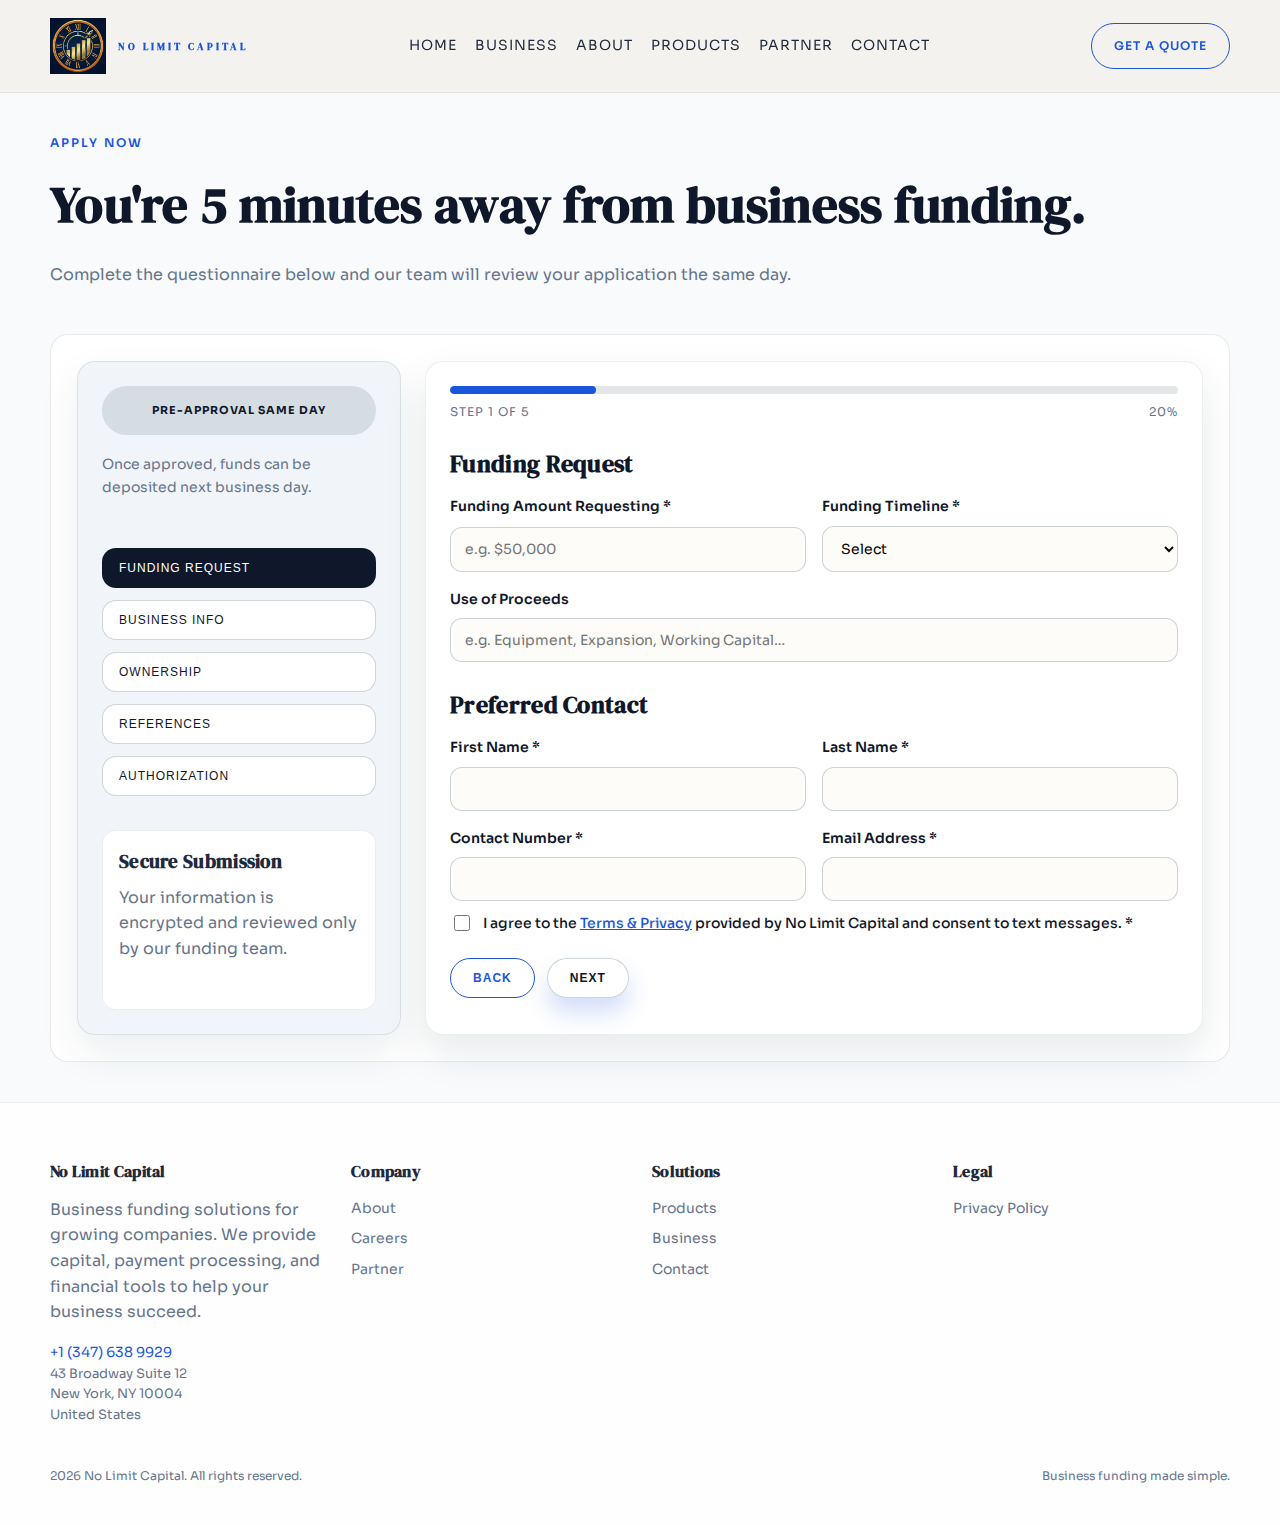
<file: apply/index.html>
<!doctype html>
<html lang="en">
  <head>
    <meta charset="utf-8" />
    <meta name="viewport" content="width=device-width, initial-scale=1" />
    <link rel="icon" type="image/png" href="/assets/images/favicon.png" />
    <title>Apply Now | No Limit Capital</title>
    <link rel="preconnect" href="https://fonts.googleapis.com" />
    <link rel="preconnect" href="https://fonts.gstatic.com" crossorigin />
    <link href="https://fonts.googleapis.com/css2?family=DM+Serif+Display&family=Sora:wght@300;400;500;600;700&display=swap" rel="stylesheet" />
    <link rel="stylesheet" href="/assets/css/style.css" />
  </head>
  <body>
    <header class="site-header">
      <div class="container nav">
        <a class="logo" href="/index.html">
          <img src="/assets/images/logo.png" alt="No Limit Capital" width="56" height="56" />
          <span class="logo-text">
            <span>No Limit Capital</span>
          </span>
        </a>
        <nav class="nav-links" data-nav>
          <a href="/index.html">Home</a>
          <a href="/business.html">Business</a>
          <a href="/about.html">About</a>
          <a href="/products.html">Products</a>
          <a href="/partner.html">Partner</a>
          <a href="/contact.html">Contact</a>
        </nav>
        <div class="nav-actions">
          <a class="btn ghost" href="/contact.html">Get a Quote</a>
          <button class="nav-toggle" data-nav-toggle>Menu</button>
        </div>
      </div>
    </header>

    <main>
      <section class="page-hero">
        <div class="container">
          <div class="eyebrow">Apply Now</div>
          <h1>You're 5 minutes away from business funding.</h1>
          <p>Complete the questionnaire below and our team will review your application the same day.</p>
        </div>
      </section>

      <section class="section">
        <div class="container">
          <form
            class="form-card apply-form"
            data-submit
            data-form="apply"
            data-endpoint="/api/apply"
            data-submit-type="multipart"
            data-step-form
            enctype="multipart/form-data"
          >
            <div class="apply-layout">
              <aside class="apply-sidebar">
                <div class="sidebar-badge">Pre-Approval Same Day</div>
                <p class="sidebar-copy">Once approved, funds can be deposited next business day.</p>
                <div class="step-tabs step-tabs-vertical">
                  <button type="button" class="step-tab" data-step-jump="0">Funding Request</button>
                  <button type="button" class="step-tab" data-step-jump="1">Business Info</button>
                  <button type="button" class="step-tab" data-step-jump="2">Ownership</button>
                  <button type="button" class="step-tab" data-step-jump="3">References</button>
                  <button type="button" class="step-tab" data-step-jump="4">Authorization</button>
                </div>
                <div class="sidebar-box">
                  <h3>Secure Submission</h3>
                  <p>Your information is encrypted and reviewed only by our funding team.</p>
                </div>
              </aside>

              <div class="apply-panel">
                <div class="apply-progress">
                  <div class="progress-bar">
                    <span class="progress-fill" data-progress-fill></span>
                  </div>
                  <div class="progress-meta">
                    <span data-progress-text>Step 1 of 5</span>
                    <span data-progress-percent>20%</span>
                  </div>
                </div>

                <div class="apply-steps">

                  <!-- ======================================================
                       STEP 0 — FUNDING REQUEST & BASIC CONTACT
                       ====================================================== -->
                  <div class="apply-step" data-step="0">
                    <h2>Funding Request</h2>
                    <div class="field-grid">
                      <label class="field">
                        <span>Funding Amount Requesting *</span>
                        <input type="text" name="loan_amount" placeholder="e.g. $50,000" required />
                      </label>
                      <label class="field">
                        <span>Funding Timeline *</span>
                        <select name="funding_timeline" required>
                          <option value="">Select</option>
                          <option>Immediately</option>
                          <option>Within 1 week</option>
                          <option>Within 2 weeks</option>
                          <option>Within 1 month</option>
                          <option>Flexible</option>
                        </select>
                      </label>
                      <label class="field" style="grid-column: 1 / -1;">
                        <span>Use of Proceeds</span>
                        <input type="text" name="loan_use" placeholder="e.g. Equipment, Expansion, Working Capital…" />
                      </label>
                    </div>

                    <h2 style="margin-top:24px;">Preferred Contact</h2>
                    <div class="field-grid">
                      <label class="field">
                        <span>First Name *</span>
                        <input type="text" name="first_name" required />
                      </label>
                      <label class="field">
                        <span>Last Name *</span>
                        <input type="text" name="last_name" required />
                      </label>
                      <label class="field">
                        <span>Contact Number *</span>
                        <input type="tel" name="contact_number" required />
                      </label>
                      <label class="field">
                        <span>Email Address *</span>
                        <input type="email" name="email" required />
                      </label>
                    </div>

                    <label class="field checkbox-line" style="margin-top:12px;">
                      <input type="checkbox" name="contact_agreement" required />
                      <span>I agree to the <a href="#" class="terms-link" data-open-modal="privacy-modal">Terms &amp; Privacy</a> provided by No Limit Capital and consent to text messages. *</span>
                    </label>
                  </div>

                  <!-- ======================================================
                       STEP 1 — BUSINESS INFORMATION
                       ====================================================== -->
                  <div class="apply-step" data-step="1" hidden>
                    <h2>Business Information</h2>
                    <div class="field-grid">
                      <label class="field">
                        <span>Business Legal Name *</span>
                        <input type="text" name="legal_business_name" required />
                      </label>
                      <label class="field">
                        <span>Business DBA Name *</span>
                        <input type="text" name="business_dba" required />
                      </label>
                      <label class="field" style="grid-column: 1 / -1;">
                        <span>Business Address *</span>
                        <input type="text" name="business_address" required />
                      </label>
                      <label class="field">
                        <span>City *</span>
                        <input type="text" name="business_city" required />
                      </label>
                      <label class="field">
                        <span>State *</span>
                        <input type="text" name="business_state" maxlength="2" placeholder="e.g. NY" required />
                      </label>
                      <label class="field">
                        <span>Zip *</span>
                        <input type="text" name="business_zip" required />
                      </label>
                      <label class="field">
                        <span>Business Phone *</span>
                        <input type="tel" name="business_phone" required />
                      </label>
                      <label class="field">
                        <span>Business Website</span>
                        <input type="url" name="business_website" placeholder="https://" />
                      </label>
                      <label class="field">
                        <span>Industry *</span>
                        <select name="industry" required>
                          <option value="">Select</option>
                          <option>Automotive</option>
                          <option>Care Providers</option>
                          <option>Construction</option>
                          <option>Entertainment</option>
                          <option>Hospitality</option>
                          <option>Manufacturing</option>
                          <option>Medical/Health</option>
                          <option>Restaurant</option>
                          <option>Retail Stores</option>
                          <option>Sales/Wholesale Distribution</option>
                          <option>Services (Other)</option>
                          <option>Services (Professional)</option>
                          <option>Specialized Freight</option>
                          <option>Technology Sales &amp; Installation</option>
                          <option>Transportation</option>
                          <option>Waste/Environmental Services</option>
                          <option>Other</option>
                        </select>
                      </label>
                      <label class="field">
                        <span>Legal Entity *</span>
                        <select name="legal_entity" required>
                          <option value="">Select</option>
                          <option>Corporation</option>
                          <option>LLC</option>
                          <option>LLP</option>
                          <option>Ltd. Partnership</option>
                          <option>Partnership</option>
                          <option>Sole Proprietor</option>
                        </select>
                      </label>
                      <label class="field">
                        <span>Tax ID / EIN *</span>
                        <input type="text" name="business_tax_id" placeholder="XX-XXXXXXX" required />
                      </label>
                      <label class="field">
                        <span>State of Incorporation *</span>
                        <input type="text" name="state_of_incorporation" maxlength="2" placeholder="e.g. DE" required />
                      </label>
                      <label class="field">
                        <span>Business Start Date *</span>
                        <input type="date" name="business_start_date" required />
                      </label>
                      <label class="field">
                        <span>Credit Score *</span>
                        <input type="number" name="credit_score" min="300" max="850" required />
                      </label>
                    </div>

                    <h2 style="margin-top:24px;">Financial Summary</h2>
                    <div class="field-grid">
                      <label class="field">
                        <span>Gross Annual Sales *</span>
                        <input type="text" name="gross_annual_sales" placeholder="$" required />
                      </label>
                      <label class="field">
                        <span>Avg Monthly Deposits *</span>
                        <input type="text" name="avg_monthly_deposits" placeholder="$" required />
                      </label>
                      <label class="field">
                        <span>Avg Daily Balance *</span>
                        <input type="text" name="avg_daily_balance" placeholder="$" required />
                      </label>
                      <label class="field">
                        <span>Credit Card Processor</span>
                        <input type="text" name="credit_card_processor" placeholder="e.g. Square, Stripe" />
                      </label>
                    </div>

                    <h2 style="margin-top:24px;">Additional Business Details</h2>
                    <div class="field-grid">
                      <label class="field">
                        <span>Other Short-Term Financing? *</span>
                        <select name="has_other_financing" required>
                          <option value="">Select</option>
                          <option>Yes</option>
                          <option>No</option>
                        </select>
                      </label>
                      <label class="field">
                        <span>Outstanding Balance</span>
                        <input type="text" name="outstanding_balance" placeholder="$0" />
                      </label>
                      <label class="field">
                        <span>Funding Company</span>
                        <input type="text" name="funding_company" />
                      </label>
                      <label class="field">
                        <span>Open Bankruptcies? *</span>
                        <select name="has_open_bankruptcies" required>
                          <option value="">Select</option>
                          <option>Yes</option>
                          <option>No</option>
                        </select>
                      </label>
                      <label class="field">
                        <span>Judgements / Liens? *</span>
                        <select name="has_judgements_liens" required>
                          <option value="">Select</option>
                          <option>Yes</option>
                          <option>No</option>
                        </select>
                      </label>
                      <label class="field">
                        <span>Seasonal Business? *</span>
                        <select name="seasonal_business" required>
                          <option value="">Select</option>
                          <option>Yes</option>
                          <option>No</option>
                        </select>
                      </label>
                      <label class="field">
                        <span>Peak Months (if seasonal)</span>
                        <input type="text" name="peak_months" placeholder="e.g. Nov, Dec, Jan" />
                      </label>
                      <label class="field">
                        <span>Application Agreement *</span>
                        <select name="application_agreement" required>
                          <option value="">Select</option>
                          <option>Yes</option>
                          <option>No</option>
                        </select>
                      </label>
                    </div>
                  </div>

                  <!-- ======================================================
                       STEP 2 — OWNERSHIP INFORMATION
                       ====================================================== -->
                  <div class="apply-step" data-step="2" hidden>
                    <h2>Owner #1 Information</h2>
                    <div class="field-grid">
                      <label class="field">
                        <span>First Name *</span>
                        <input type="text" name="owner_first_name" required />
                      </label>
                      <label class="field">
                        <span>Last Name *</span>
                        <input type="text" name="owner_last_name" required />
                      </label>
                      <label class="field">
                        <span>Email Address *</span>
                        <input type="email" name="owner_email" required />
                      </label>
                      <label class="field">
                        <span>Social Security Number *</span>
                        <input type="text" name="owner_ssn" placeholder="XXX-XX-XXXX" required />
                      </label>
                      <label class="field">
                        <span>Date of Birth *</span>
                        <input type="date" name="owner_dob" required />
                      </label>
                      <label class="field">
                        <span>Ownership % *</span>
                        <input type="number" name="owner_ownership" min="1" max="100" required />
                      </label>
                      <label class="field" style="grid-column: 1 / -1;">
                        <span>Home Address *</span>
                        <input type="text" name="owner_address" required />
                      </label>
                      <label class="field">
                        <span>City *</span>
                        <input type="text" name="owner_city" required />
                      </label>
                      <label class="field">
                        <span>State *</span>
                        <input type="text" name="owner_state" maxlength="2" required />
                      </label>
                      <label class="field">
                        <span>Zip *</span>
                        <input type="text" name="owner_zip" required />
                      </label>
                      <label class="field">
                        <span>Phone Number *</span>
                        <input type="tel" name="owner_contact" required />
                      </label>
                    </div>

                    <h2 style="margin-top:24px;">Owner #2 Information <span style="font-size:14px;font-weight:400;color:#64748b;">(if applicable)</span></h2>
                    <div class="field-grid">
                      <label class="field">
                        <span>First Name</span>
                        <input type="text" name="additional_owner_first_name" />
                      </label>
                      <label class="field">
                        <span>Last Name</span>
                        <input type="text" name="additional_owner_last_name" />
                      </label>
                      <label class="field">
                        <span>Email Address</span>
                        <input type="email" name="additional_owner_email" />
                      </label>
                      <label class="field">
                        <span>Social Security Number</span>
                        <input type="text" name="additional_owner_ssn" placeholder="XXX-XX-XXXX" />
                      </label>
                      <label class="field">
                        <span>Date of Birth</span>
                        <input type="date" name="additional_owner_dob" />
                      </label>
                      <label class="field">
                        <span>Ownership %</span>
                        <input type="number" name="additional_owner_ownership" min="1" max="100" />
                      </label>
                      <label class="field" style="grid-column: 1 / -1;">
                        <span>Home Address</span>
                        <input type="text" name="additional_owner_address" />
                      </label>
                      <label class="field">
                        <span>City</span>
                        <input type="text" name="additional_owner_city" />
                      </label>
                      <label class="field">
                        <span>State</span>
                        <input type="text" name="additional_owner_state" maxlength="2" />
                      </label>
                      <label class="field">
                        <span>Zip</span>
                        <input type="text" name="additional_owner_zip" />
                      </label>
                      <label class="field">
                        <span>Phone Number</span>
                        <input type="tel" name="additional_owner_contact" />
                      </label>
                    </div>
                  </div>

                  <!-- ======================================================
                       STEP 3 — REFERENCES
                       ====================================================== -->
                  <div class="apply-step" data-step="3" hidden>
                    <h2>References</h2>
                    <p style="color:#64748b;margin-bottom:20px;font-size:14px;">Please provide your landlord/mortgage company and up to two business trade references.</p>

                    <h3 style="font-size:15px;font-weight:600;color:#1e293b;margin-bottom:12px;">Landlord / Mortgage Company</h3>
                    <div class="field-grid">
                      <label class="field" style="grid-column: 1 / -1;">
                        <span>Landlord / Mortgage Company Name</span>
                        <input type="text" name="landlord_name_mortgage_company" />
                      </label>
                      <label class="field">
                        <span>Contact Person</span>
                        <input type="text" name="landlord_contact_person" />
                      </label>
                      <label class="field">
                        <span>Phone #</span>
                        <input type="tel" name="landlord_phone" />
                      </label>
                    </div>

                    <h3 style="font-size:15px;font-weight:600;color:#1e293b;margin:20px 0 12px;">Business Trade Reference #2</h3>
                    <div class="field-grid">
                      <label class="field" style="grid-column: 1 / -1;">
                        <span>Business / Company Name</span>
                        <input type="text" name="business_trade_reference_2" />
                      </label>
                      <label class="field">
                        <span>Contact Person</span>
                        <input type="text" name="business_trade_reference_2_contact_person" />
                      </label>
                      <label class="field">
                        <span>Phone #</span>
                        <input type="tel" name="business_trade_reference_2_phone" />
                      </label>
                    </div>

                    <h3 style="font-size:15px;font-weight:600;color:#1e293b;margin:20px 0 12px;">Business Trade Reference #3</h3>
                    <div class="field-grid">
                      <label class="field" style="grid-column: 1 / -1;">
                        <span>Business / Company Name</span>
                        <input type="text" name="business_trade_reference_3" />
                      </label>
                      <label class="field">
                        <span>Contact Person</span>
                        <input type="text" name="business_trade_reference_3_contact_person" />
                      </label>
                      <label class="field">
                        <span>Phone #</span>
                        <input type="tel" name="business_trade_reference_3_phone" />
                      </label>
                    </div>

                    <h2 style="margin-top:28px;">Bank Statements</h2>
                    <div class="field">
                      <span>Upload last 4 months of bank statements (PDF only)</span>
                      <input type="file" name="bank_statements" accept="application/pdf" multiple />
                      <small class="help-text">Max 80MB each. You can skip and submit without files.</small>
                    </div>
                  </div>

                  <!-- ======================================================
                       STEP 4 — AUTHORIZATION & SIGNATURE
                       ====================================================== -->
                  <div class="apply-step" data-step="4" hidden>
                    <h2>Authorization</h2>
                    <div class="auth-terms-box">
                      <p>By signing below, the Business and Owner(s) identified above (individually, an &ldquo;Applicant&rdquo;) each represents, acknowledges, and agrees that: (1) all information and documents provided in connection with this application are true, accurate, and complete; (2) Applicant will immediately notify No Limit Capital of any change in the Business financial condition; (3) Applicant understands that No Limit Capital may share this information with its representatives, successors, assigns, affiliates and partners as well as third-party lenders/funders and their servicers and financial institutions (&ldquo;Recipients&rdquo;); (4) Applicant authorizes No Limit Capital and Recipients to request and receive any investigative reports, consumer credit reports, trade references, statements from creditors or financial institutions, verifications of information, or any other necessary information; (5) Applicant waives and releases any claims against No Limit Capital, Recipients and any information-providers arising from any act or omission relating to the requesting, receiving, or release of information; (6) each Owner represents that he or she is authorized to sign and submit this application on behalf of Business.</p>
                    </div>

                     <!-- Two-column signature block — mirrors PDF layout exactly -->
                     <div class="auth-sig-grid">

                       <!-- LEFT: Owner #1 -->
                       <div class="auth-sig-col">
                         <div class="auth-col-header">Owner #1 <span class="auth-required">*</span></div>
                         <label class="field">
                           <span>Signature *</span>
                           <input type="text" name="signature" placeholder="Type full name as signature" required />
                         </label>
                         <label class="field">
                           <span>Date *</span>
                           <input type="date" name="application_date" required />
                         </label>
                       </div>

                       <!-- VERTICAL DIVIDER -->
                       <div class="auth-sig-divider"></div>

                       <!-- RIGHT: Owner #2 -->
                       <div class="auth-sig-col">
                         <div class="auth-col-header">Owner #2 <span class="auth-optional">(if applicable)</span></div>
                         <label class="field">
                           <span>Signature</span>
                           <input type="text" name="signature_additional" placeholder="Type full name as signature" />
                         </label>
                         <label class="field">
                           <span>Date</span>
                           <input type="date" name="application_date_additional" />
                         </label>
                       </div>
                     </div>

                     <label class="field checkbox-line" style="margin-top:20px;">
                       <input type="checkbox" name="application_agreement" required />
                       <span>I agree to the Application and Credit Profile Agreement. *</span>
                     </label>
                   </div>

                </div><!-- /apply-steps -->

                <div class="apply-actions">
                  <button type="button" class="btn ghost" data-step-prev disabled>Back</button>
                  <button type="button" class="btn light" data-step-next>Next</button>
                  <button type="submit" class="btn" data-step-submit style="display: none;">Submit Application</button>
                  <div class="form-message"></div>
                </div>
              </div><!-- /apply-panel -->
            </div><!-- /apply-layout -->
          </form>
        </div>
      </section>
    </main>

    <footer>
      <div class="container footer-grid">
        <div class="footer-col">
          <h4>No Limit Capital</h4>
          <p>Business funding solutions for growing companies. We provide capital, payment processing, and financial tools to help your business succeed.</p>
          <p class="footer-contact">
            <a href="tel:+13476389929">+1 (347) 638 9929</a><br>
            43 Broadway Suite 12<br>
            New York, NY 10004<br>
            United States
          </p>
        </div>
        <div class="footer-col">
          <h4>Company</h4>
          <a href="/about.html">About</a>
          <a href="/careers.html">Careers</a>
          <a href="/partner.html">Partner</a>
        </div>
        <div class="footer-col">
          <h4>Solutions</h4>
          <a href="/products.html">Products</a>
          <a href="/business.html">Business</a>
          <a href="/contact.html">Contact</a>
        </div>
        <div class="footer-col">
          <h4>Legal</h4>
          <a href="/privacy.html">Privacy Policy</a>
        </div>
      </div>
      <div class="container footer-bottom">
        <span>2026 No Limit Capital. All rights reserved.</span>
        <span>Business funding made simple.</span>
      </div>
    </footer>

    <!-- Privacy Policy Modal -->
    <div class="modal-overlay" id="privacy-modal" data-modal>
      <div class="modal-container">
        <div class="modal-header">
          <h2>Privacy Policy</h2>
          <button class="modal-close" data-close-modal aria-label="Close modal">&times;</button>
        </div>
        <div class="modal-content">
          <div class="privacy-content">
            <p class="privacy-dates">Effective as of August 1st 2019<br>Last updated June 3rd 2024</p>

            <p>At No Limit Capital and its subsidiaries and affiliates (collectively, "No Limit Capital," "we," "us," or "ours"), we take seriously protecting the privacy of personal information. No Limit Capital provides this Privacy Policy to its website visitors, users, and businesses that access services provided by or through No Limit Capital. We encourage you to read this notice to understand our privacy practices.</p>

            <p>When you use, access, or interact with a No Limit Capital website or otherwise apply for or use our business financial products and related services (together with the site, the "Services"), you are agreeing to our Privacy Policy.</p>

            <p>No Limit Capital reserves the right at its sole discretion to change, modify, add, or remove portions of these terms, at any time. It is your responsibility to check these terms periodically for changes. Your continued use of the site following the posting of changes will mean that you accept and agree to the changes.</p>

            <p>We are committed to protecting your personal information and have implemented controls to protect information furnished to us directly, as well as information we may obtain, with authorization, from third party sources.</p>

            <p>If you have any questions or complaints regarding our Privacy Policy, please contact us at <a href="mailto:info@nolimitcap.net">info@nolimitcap.net</a>.</p>

            <h3>Personal Information We May Collect</h3>
            <p>In connection with our provision of Services, we collect business information, as well as your personal financial information. The following categories of information may be collected:</p>
            <ul>
              <li>Identifiers: First and last name, mailing address, IP address, email address, social security number, or other similar identifiers.</li>
              <li>Financial Information: Bank account details, credit score, tax ID, annual sales figures.</li>
              <li>Business Information: Business name, address, industry type, ownership information, and date of incorporation.</li>
              <li>Commercial Information: Products or services purchased, obtained, or considered.</li>
              <li>Internet Activity: Information about your internet connection, browser type, and pages visited.</li>
            </ul>

            <h3>How We Use Your Information</h3>
            <p>We may use the information we collect to process your business application, verify your identity, conduct appropriate diligence, provide customer support, and improve our Services.</p>

            <h3>How We Share Your Information</h3>
            <p>We will share your personal information only in the ways described in this Privacy Policy. We may share with third-party service providers, financial institutions and lenders in connection with your funding request, and as required by law.</p>

            <h3>Contact Information</h3>
            <p>If you have any questions about our privacy policies, please contact us at:</p>
            <p><strong>No Limit Capital</strong><br>
            <a href="mailto:info@nolimitcap.net">info@nolimitcap.net</a></p>
          </div>
        </div>
      </div>
    </div>

    <script src="/assets/js/config.js"></script>
    <script src="/assets/js/main.js"></script>
  </body>
</html>
</file>
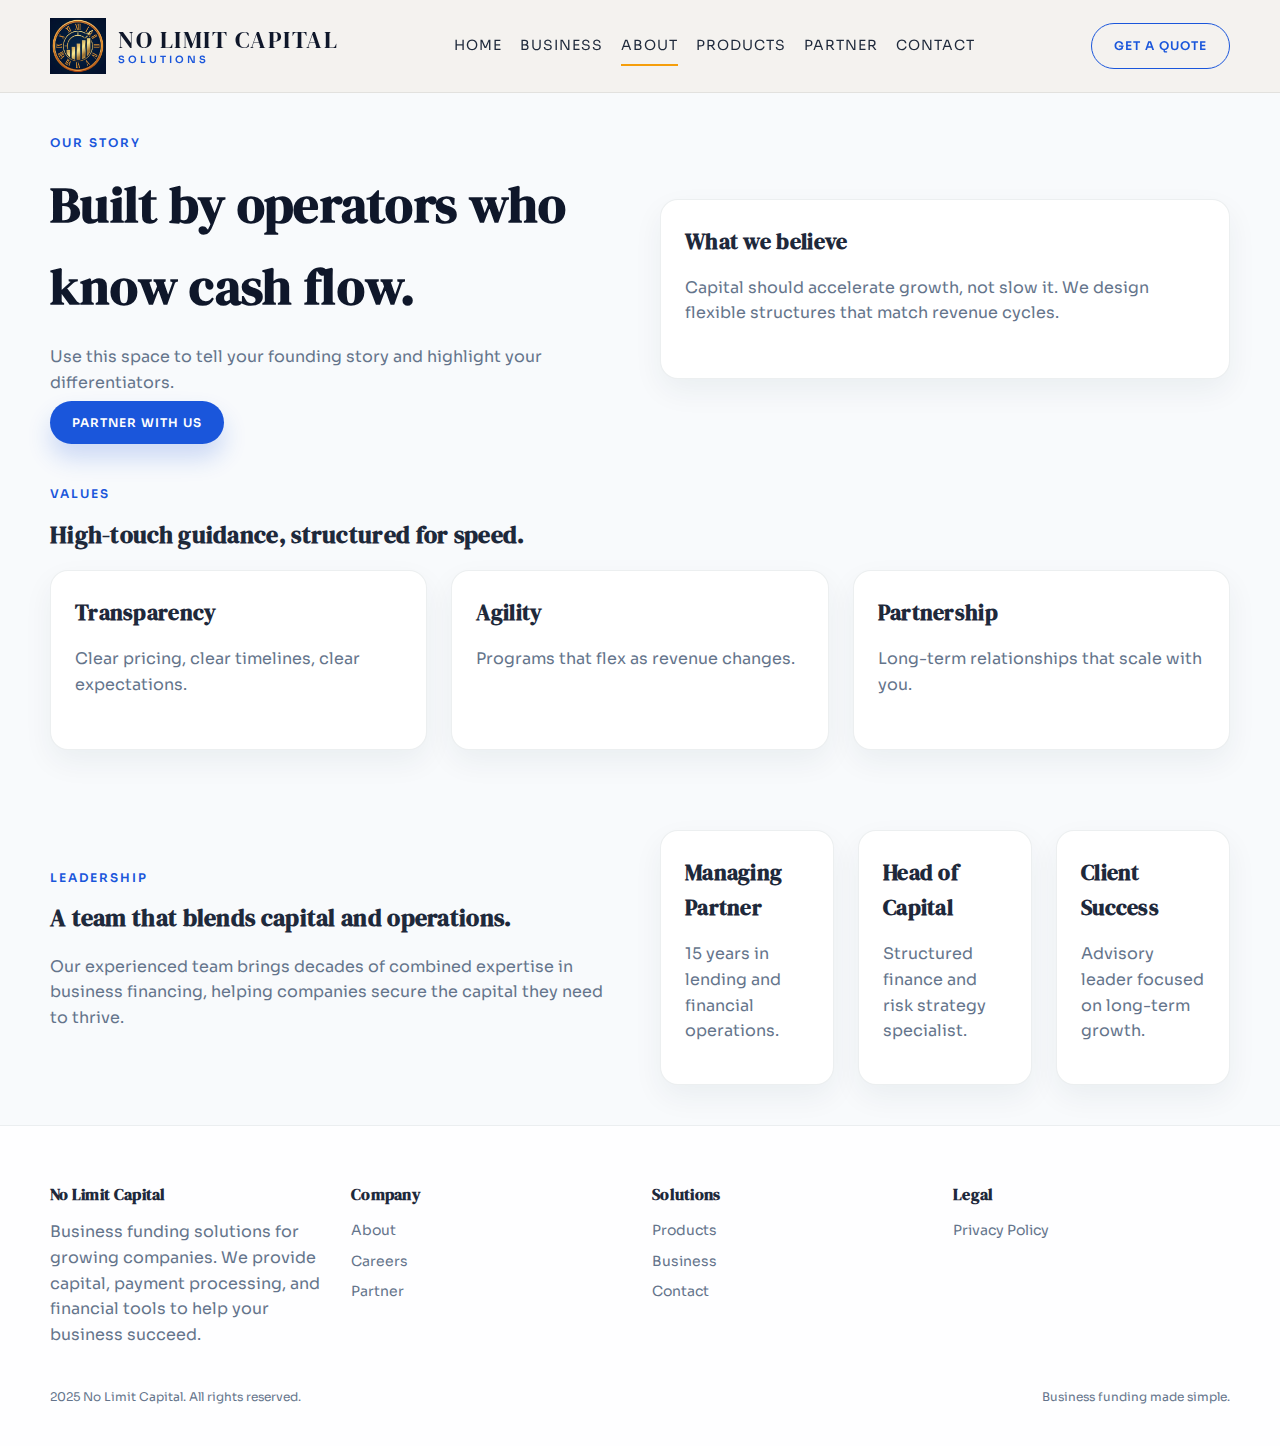
<file: about.html>
<!doctype html>
<html lang="en">
  <head>
    <meta charset="utf-8" />
    <meta name="viewport" content="width=device-width, initial-scale=1" />
    <link rel="icon" type="image/png" href="assets/images/favicon.png" />
    <title>About Us | No Limit Capital</title>
    <link rel="preconnect" href="https://fonts.googleapis.com" />
    <link rel="preconnect" href="https://fonts.gstatic.com" crossorigin />
    <link href="https://fonts.googleapis.com/css2?family=DM+Serif+Display&family=Sora:wght@300;400;500;600;700&display=swap" rel="stylesheet" />
    <link rel="stylesheet" href="assets/css/style.css" />
  </head>
  <body>
    <header class="site-header">
      <div class="container nav">
        <a class="logo" href="index.html">
          <img src="assets/images/logo.png" alt="No Limit Capital" width="56" height="56" />
          <span class="logo-text">
            <span>No Limit Capital</span>
            <span>Solutions</span>
          </span>
        </a>
        <nav class="nav-links" data-nav>
          <a href="index.html">Home</a>
          <a href="business.html">Business</a>
          <a class="active" href="about.html">About</a>
          <a href="products.html">Products</a>
          <a href="partner.html">Partner</a>
          <a href="contact.html">Contact</a>
        </nav>
        <div class="nav-actions">
          <a class="btn ghost" href="contact.html">Get a Quote</a>
          <button class="nav-toggle" data-nav-toggle>Menu</button>
        </div>
      </div>
    </header>

    <main>
      <section class="page-hero">
        <div class="container split">
          <div>
            <div class="eyebrow">Our story</div>
            <h1>Built by operators who know cash flow.</h1>
            <p>Use this space to tell your founding story and highlight your differentiators.</p>
            <a class="btn" href="partner.html">Partner With Us</a>
          </div>
          <div class="card">
            <h3>What we believe</h3>
            <p>Capital should accelerate growth, not slow it. We design flexible structures that match revenue cycles.</p>
          </div>
        </div>
      </section>

      <section class="section">
        <div class="container">
          <div class="eyebrow">Values</div>
          <h2>High-touch guidance, structured for speed.</h2>
          <div class="grid-3">
            <div class="card">
              <h3>Transparency</h3>
              <p>Clear pricing, clear timelines, clear expectations.</p>
            </div>
            <div class="card">
              <h3>Agility</h3>
              <p>Programs that flex as revenue changes.</p>
            </div>
            <div class="card">
              <h3>Partnership</h3>
              <p>Long-term relationships that scale with you.</p>
            </div>
          </div>
        </div>
      </section>

      <section class="section">
        <div class="container split">
          <div>
            <div class="eyebrow">Leadership</div>
            <h2>A team that blends capital and operations.</h2>
            <p>Our experienced team brings decades of combined expertise in business financing, helping companies secure the capital they need to thrive.</p>
          </div>
          <div class="grid-3">
            <div class="card">
              <h3>Managing Partner</h3>
              <p>15 years in lending and financial operations.</p>
            </div>
            <div class="card">
              <h3>Head of Capital</h3>
              <p>Structured finance and risk strategy specialist.</p>
            </div>
            <div class="card">
              <h3>Client Success</h3>
              <p>Advisory leader focused on long-term growth.</p>
            </div>
          </div>
        </div>
      </section>
    </main>

    <footer>
      <div class="container footer-grid">
        <div class="footer-col">
          <h4>No Limit Capital</h4>
          <p>Business funding solutions for growing companies. We provide capital, payment processing, and financial tools to help your business succeed.</p>
        </div>
        <div class="footer-col">
          <h4>Company</h4>
          <a href="about.html">About</a>
          <a href="careers.html">Careers</a>
          <a href="partner.html">Partner</a>
        </div>
        <div class="footer-col">
          <h4>Solutions</h4>
          <a href="products.html">Products</a>
          <a href="business.html">Business</a>
          <a href="contact.html">Contact</a>
        </div>
        <div class="footer-col">
          <h4>Legal</h4>
          <a href="privacy.html">Privacy Policy</a>
        </div>
      </div>
      <div class="container footer-bottom">
        <span>2025 No Limit Capital. All rights reserved.</span>
        <span>Business funding made simple.</span>
      </div>
    </footer>

    <script src="assets/js/config.js"></script>
    <script src="assets/js/main.js"></script>
  </body>
</html>
</file>
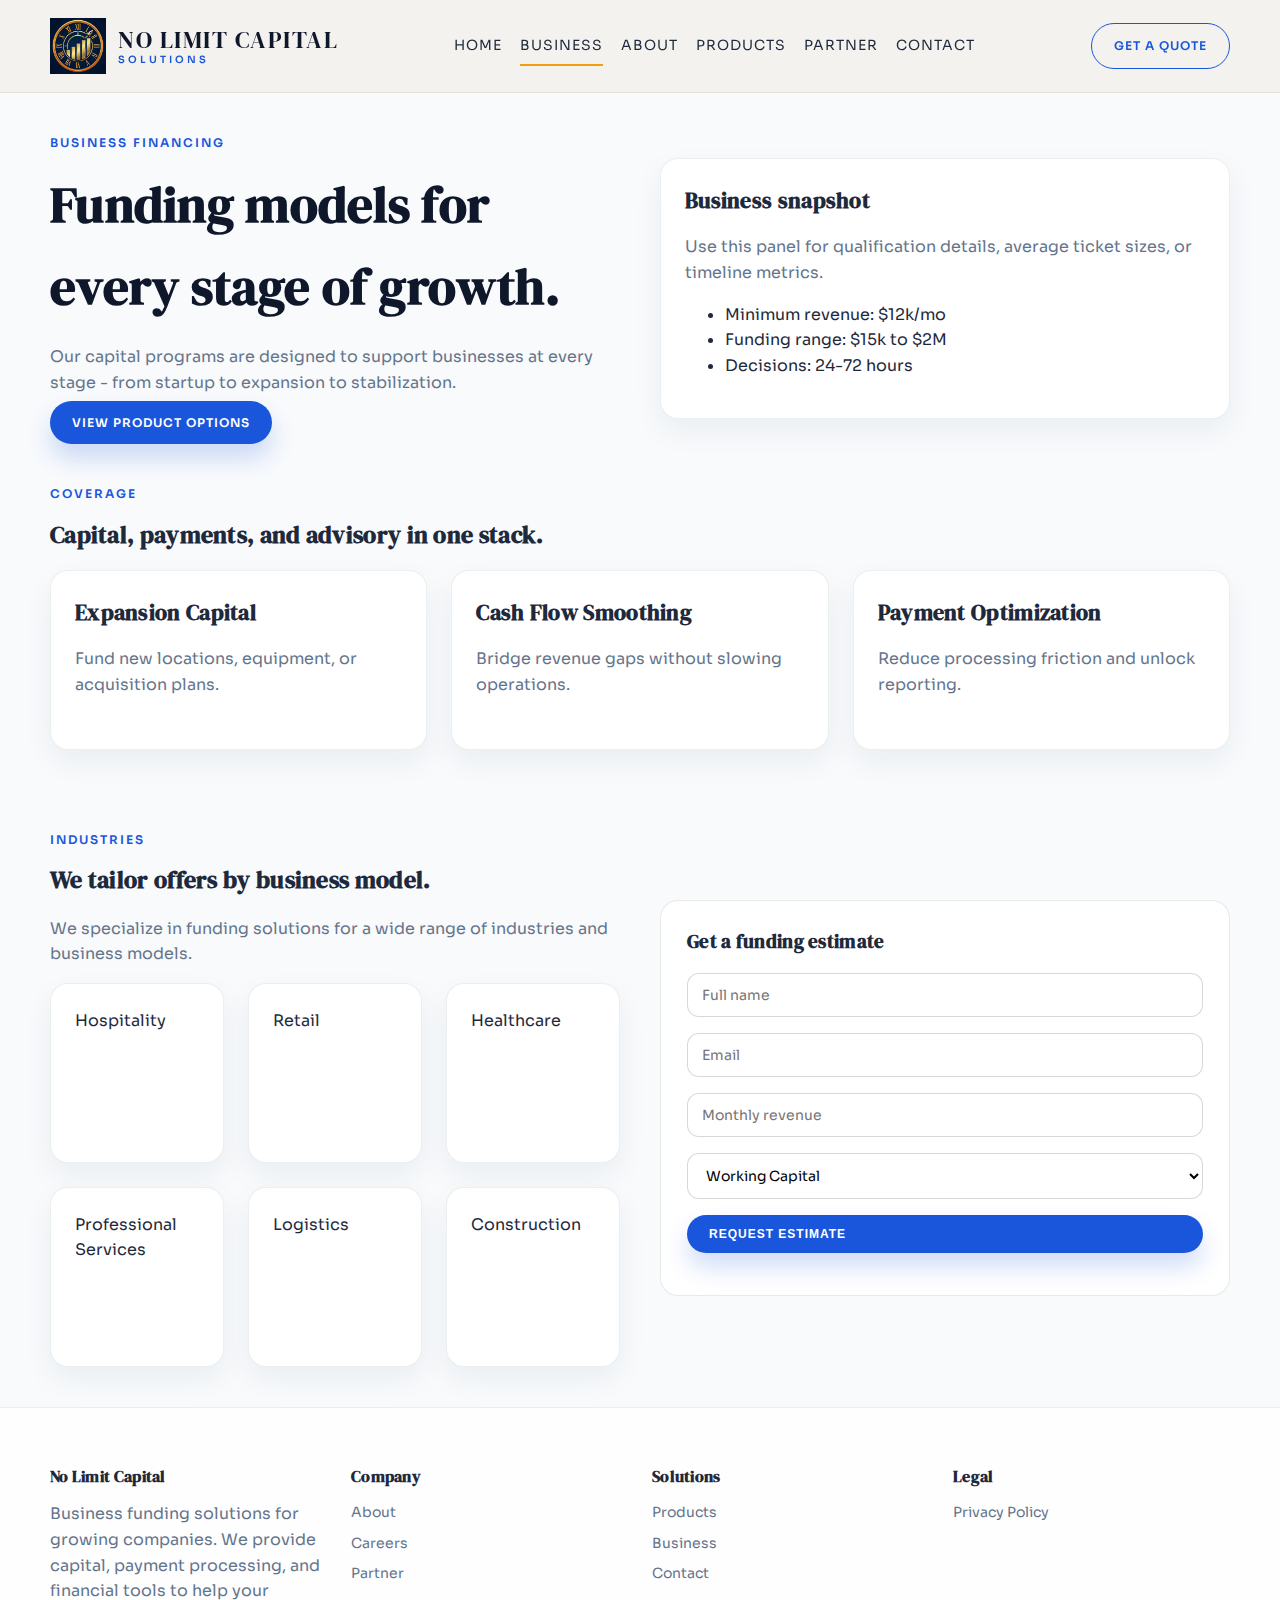
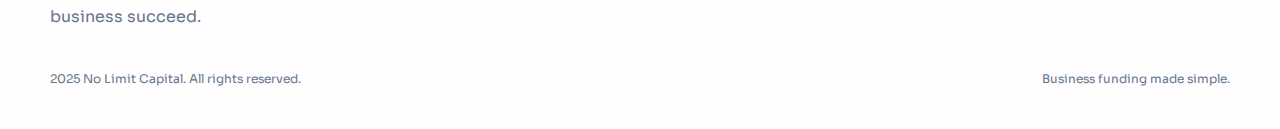
<file: business.html>
<!doctype html>
<html lang="en">
  <head>
    <meta charset="utf-8" />
    <meta name="viewport" content="width=device-width, initial-scale=1" />
    <link rel="icon" type="image/png" href="assets/images/favicon.png" />
    <title>Business Funding | No Limit Capital</title>
    <link rel="preconnect" href="https://fonts.googleapis.com" />
    <link rel="preconnect" href="https://fonts.gstatic.com" crossorigin />
    <link href="https://fonts.googleapis.com/css2?family=DM+Serif+Display&family=Sora:wght@300;400;500;600;700&display=swap" rel="stylesheet" />
    <link rel="stylesheet" href="assets/css/style.css" />
  </head>
  <body>
    <header class="site-header">
      <div class="container nav">
        <a class="logo" href="index.html">
          <img src="assets/images/logo.png" alt="No Limit Capital" width="56" height="56" />
          <span class="logo-text">
            <span>No Limit Capital</span>
            <span>Solutions</span>
          </span>
        </a>
        <nav class="nav-links" data-nav>
          <a href="index.html">Home</a>
          <a class="active" href="business.html">Business</a>
          <a href="about.html">About</a>
          <a href="products.html">Products</a>
          <a href="partner.html">Partner</a>
          <a href="contact.html">Contact</a>
        </nav>
        <div class="nav-actions">
          <a class="btn ghost" href="contact.html">Get a Quote</a>
          <button class="nav-toggle" data-nav-toggle>Menu</button>
        </div>
      </div>
    </header>

    <main>
      <section class="page-hero">
        <div class="container split">
          <div>
            <div class="eyebrow">Business financing</div>
            <h1>Funding models for every stage of growth.</h1>
            <p>Our capital programs are designed to support businesses at every stage - from startup to expansion to stabilization.</p>
            <a class="btn" href="products.html">View Product Options</a>
          </div>
          <div class="card">
            <h3>Business snapshot</h3>
            <p>Use this panel for qualification details, average ticket sizes, or timeline metrics.</p>
            <ul>
              <li>Minimum revenue: $12k/mo</li>
              <li>Funding range: $15k to $2M</li>
              <li>Decisions: 24-72 hours</li>
            </ul>
          </div>
        </div>
      </section>

      <section class="section">
        <div class="container">
          <div class="eyebrow">Coverage</div>
          <h2>Capital, payments, and advisory in one stack.</h2>
          <div class="grid-3">
            <div class="card">
              <h3>Expansion Capital</h3>
              <p>Fund new locations, equipment, or acquisition plans.</p>
            </div>
            <div class="card">
              <h3>Cash Flow Smoothing</h3>
              <p>Bridge revenue gaps without slowing operations.</p>
            </div>
            <div class="card">
              <h3>Payment Optimization</h3>
              <p>Reduce processing friction and unlock reporting.</p>
            </div>
          </div>
        </div>
      </section>

      <section class="section">
        <div class="container split">
          <div>
            <div class="eyebrow">Industries</div>
            <h2>We tailor offers by business model.</h2>
            <p>We specialize in funding solutions for a wide range of industries and business models.</p>
            <div class="grid-3">
              <div class="card">Hospitality</div>
              <div class="card">Retail</div>
              <div class="card">Healthcare</div>
              <div class="card">Professional Services</div>
              <div class="card">Logistics</div>
              <div class="card">Construction</div>
            </div>
          </div>
          <div class="form-card">
            <h3>Get a funding estimate</h3>
            <form data-submit data-form="estimate">
              <input type="text" name="name" placeholder="Full name" required />
              <input type="email" name="email" placeholder="Email" required />
              <input type="text" name="revenue" placeholder="Monthly revenue" required />
              <select name="needs">
                <option>Working Capital</option>
                <option>Expansion</option>
                <option>Refinance</option>
                <option>Payments</option>
              </select>
              <button class="btn" type="submit">Request Estimate</button>
              <div class="form-message"></div>
            </form>
          </div>
        </div>
      </section>
    </main>

    <footer>
      <div class="container footer-grid">
        <div class="footer-col">
          <h4>No Limit Capital</h4>
          <p>Business funding solutions for growing companies. We provide capital, payment processing, and financial tools to help your business succeed.</p>
        </div>
        <div class="footer-col">
          <h4>Company</h4>
          <a href="about.html">About</a>
          <a href="careers.html">Careers</a>
          <a href="partner.html">Partner</a>
        </div>
        <div class="footer-col">
          <h4>Solutions</h4>
          <a href="products.html">Products</a>
          <a href="business.html">Business</a>
          <a href="contact.html">Contact</a>
        </div>
        <div class="footer-col">
          <h4>Legal</h4>
          <a href="privacy.html">Privacy Policy</a>
        </div>
      </div>
      <div class="container footer-bottom">
        <span>2025 No Limit Capital. All rights reserved.</span>
        <span>Business funding made simple.</span>
      </div>
    </footer>

    <script src="assets/js/config.js"></script>
    <script src="assets/js/main.js"></script>
  </body>
</html>
</file>
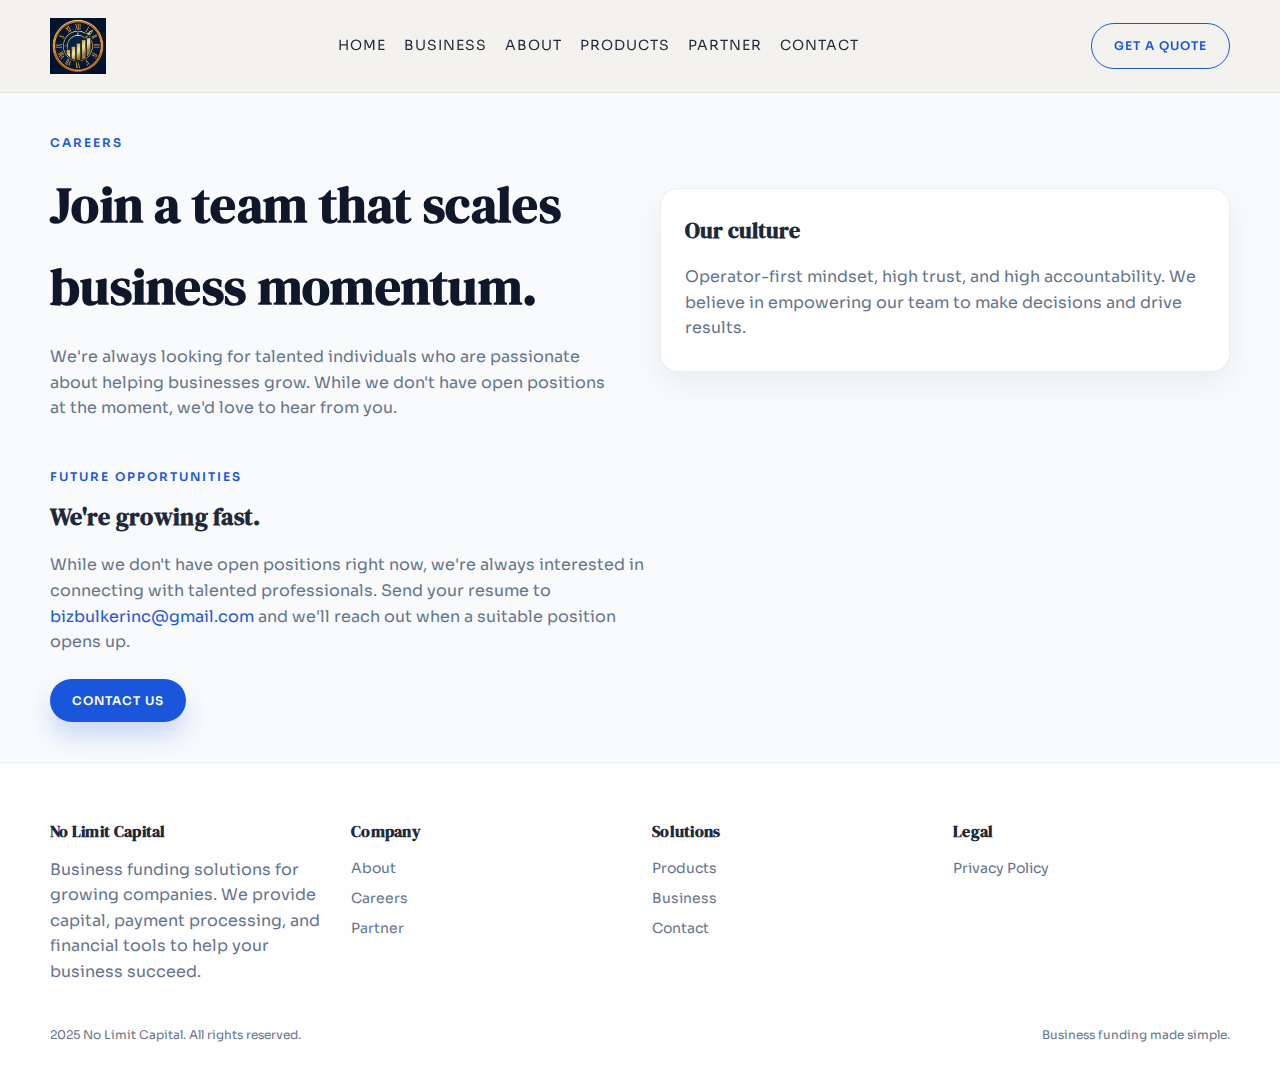
<file: careers.html>
<!doctype html>
<html lang="en">
  <head>
    <meta charset="utf-8" />
    <meta name="viewport" content="width=device-width, initial-scale=1" />
    <link rel="icon" type="image/png" href="assets/images/favicon.png" />
    <title>Careers | No Limit Capital</title>
    <link rel="preconnect" href="https://fonts.googleapis.com" />
    <link rel="preconnect" href="https://fonts.gstatic.com" crossorigin />
    <link href="https://fonts.googleapis.com/css2?family=DM+Serif+Display&family=Sora:wght@300;400;500;600;700&display=swap" rel="stylesheet" />
    <link rel="stylesheet" href="assets/css/style.css" />
  </head>
  <body>
    <header class="site-header">
      <div class="container nav">
        <a class="logo" href="index.html">
          <img src="assets/images/logo.png" alt="No Limit Capital" width="56" height="56" />
        </a>
        <nav class="nav-links" data-nav>
          <a href="index.html">Home</a>
          <a href="business.html">Business</a>
          <a href="about.html">About</a>
          <a href="products.html">Products</a>
          <a href="partner.html">Partner</a>
          <a href="contact.html">Contact</a>
        </nav>
        <div class="nav-actions">
          <a class="btn ghost" href="contact.html">Get a Quote</a>
          <button class="nav-toggle" data-nav-toggle>Menu</button>
        </div>
      </div>
    </header>

    <main>
      <section class="page-hero">
        <div class="container split">
          <div>
            <div class="eyebrow">Careers</div>
            <h1>Join a team that scales business momentum.</h1>
            <p>We're always looking for talented individuals who are passionate about helping businesses grow. While we don't have open positions at the moment, we'd love to hear from you.</p>
          </div>
          <div class="card">
            <h3>Our culture</h3>
            <p>Operator-first mindset, high trust, and high accountability. We believe in empowering our team to make decisions and drive results.</p>
          </div>
        </div>
      </section>

      <section class="section">
        <div class="container">
          <div class="eyebrow">Future Opportunities</div>
          <h2>We're growing fast.</h2>
          <p style="max-width: 600px; margin-bottom: 24px;">While we don't have open positions right now, we're always interested in connecting with talented professionals. Send your resume to <a href="mailto:bizbulkerinc@gmail.com" style="color: var(--accent);">bizbulkerinc@gmail.com</a> and we'll reach out when a suitable position opens up.</p>
          <a class="btn" href="contact.html">Contact Us</a>
        </div>
      </section>
    </main>

    <footer>
      <div class="container footer-grid">
        <div class="footer-col">
          <h4>No Limit Capital</h4>
          <p>Business funding solutions for growing companies. We provide capital, payment processing, and financial tools to help your business succeed.</p>
        </div>
        <div class="footer-col">
          <h4>Company</h4>
          <a href="about.html">About</a>
          <a href="careers.html">Careers</a>
          <a href="partner.html">Partner</a>
        </div>
        <div class="footer-col">
          <h4>Solutions</h4>
          <a href="products.html">Products</a>
          <a href="business.html">Business</a>
          <a href="contact.html">Contact</a>
        </div>
        <div class="footer-col">
          <h4>Legal</h4>
          <a href="privacy.html">Privacy Policy</a>
        </div>
      </div>
      <div class="container footer-bottom">
        <span>2025 No Limit Capital. All rights reserved.</span>
        <span>Business funding made simple.</span>
      </div>
    </footer>

    <script src="assets/js/config.js"></script>
    <script src="assets/js/main.js"></script>
  </body>
</html>
</file>
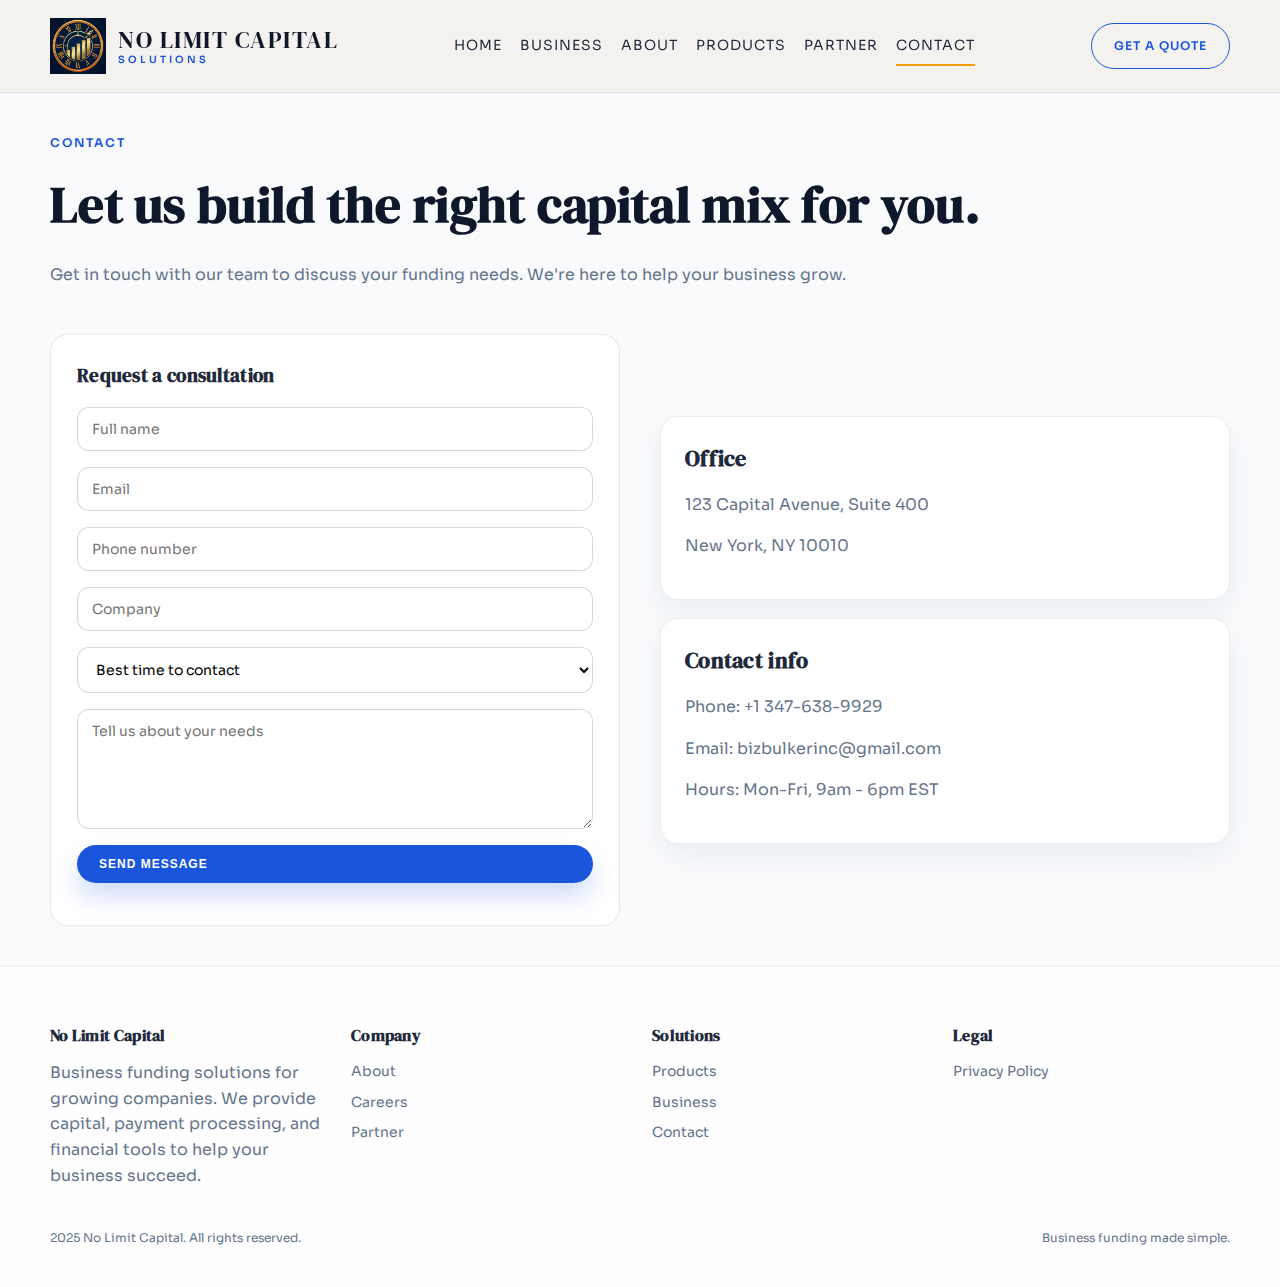
<file: contact.html>
<!doctype html>
<html lang="en">
  <head>
    <meta charset="utf-8" />
    <meta name="viewport" content="width=device-width, initial-scale=1" />
    <link rel="icon" type="image/png" href="assets/images/favicon.png" />
    <title>Contact | No Limit Capital</title>
    <link rel="preconnect" href="https://fonts.googleapis.com" />
    <link rel="preconnect" href="https://fonts.gstatic.com" crossorigin />
    <link href="https://fonts.googleapis.com/css2?family=DM+Serif+Display&family=Sora:wght@300;400;500;600;700&display=swap" rel="stylesheet" />
    <link rel="stylesheet" href="assets/css/style.css" />
  </head>
  <body>
    <header class="site-header">
      <div class="container nav">
        <a class="logo" href="index.html">
          <img src="assets/images/logo.png" alt="No Limit Capital" width="56" height="56" />
          <span class="logo-text">
            <span>No Limit Capital</span>
            <span>Solutions</span>
          </span>
        </a>
        <nav class="nav-links" data-nav>
          <a href="index.html">Home</a>
          <a href="business.html">Business</a>
          <a href="about.html">About</a>
          <a href="products.html">Products</a>
          <a href="partner.html">Partner</a>
          <a class="active" href="contact.html">Contact</a>
        </nav>
        <div class="nav-actions">
          <a class="btn ghost" href="contact.html">Get a Quote</a>
          <button class="nav-toggle" data-nav-toggle>Menu</button>
        </div>
      </div>
    </header>

    <main>
      <section class="page-hero">
        <div class="container">
          <div class="eyebrow">Contact</div>
          <h1>Let us build the right capital mix for you.</h1>
          <p>Get in touch with our team to discuss your funding needs. We're here to help your business grow.</p>
        </div>
      </section>

      <section class="section">
        <div class="container split">
          <div class="form-card">
            <h3>Request a consultation</h3>
            <form data-submit data-form="contact">
              <input type="text" name="name" placeholder="Full name" required />
              <input type="email" name="email" placeholder="Email" required />
              <input type="tel" name="phone" placeholder="Phone number" />
              <input type="text" name="company" placeholder="Company" />
              <select name="contact_time">
                <option value="">Best time to contact</option>
                <option value="morning">Morning (9am - 12pm EST)</option>
                <option value="afternoon">Afternoon (12pm - 5pm EST)</option>
                <option value="evening">Evening (5pm - 7pm EST)</option>
                <option value="anytime">Any time</option>
              </select>
              <textarea name="details" placeholder="Tell us about your needs"></textarea>
              <button class="btn" type="submit">Send Message</button>
              <div class="form-message"></div>
            </form>
          </div>
          <div>
            <div class="card">
              <h3>Office</h3>
              <p>123 Capital Avenue, Suite 400</p>
              <p>New York, NY 10010</p>
            </div>
            <div class="card" style="margin-top: 18px;">
              <h3>Contact info</h3>
              <p>Phone: +1 347-638-9929</p>
              <p>Email: bizbulkerinc@gmail.com</p>
              <p>Hours: Mon-Fri, 9am - 6pm EST</p>
            </div>
          </div>
        </div>
      </section>
    </main>

    <footer>
      <div class="container footer-grid">
        <div class="footer-col">
          <h4>No Limit Capital</h4>
          <p>Business funding solutions for growing companies. We provide capital, payment processing, and financial tools to help your business succeed.</p>
        </div>
        <div class="footer-col">
          <h4>Company</h4>
          <a href="about.html">About</a>
          <a href="careers.html">Careers</a>
          <a href="partner.html">Partner</a>
        </div>
        <div class="footer-col">
          <h4>Solutions</h4>
          <a href="products.html">Products</a>
          <a href="business.html">Business</a>
          <a href="contact.html">Contact</a>
        </div>
        <div class="footer-col">
          <h4>Legal</h4>
          <a href="privacy.html">Privacy Policy</a>
        </div>
      </div>
      <div class="container footer-bottom">
        <span>2025 No Limit Capital. All rights reserved.</span>
        <span>Business funding made simple.</span>
      </div>
    </footer>

    <script src="assets/js/config.js"></script>
    <script src="assets/js/main.js"></script>
  </body>
</html>
</file>
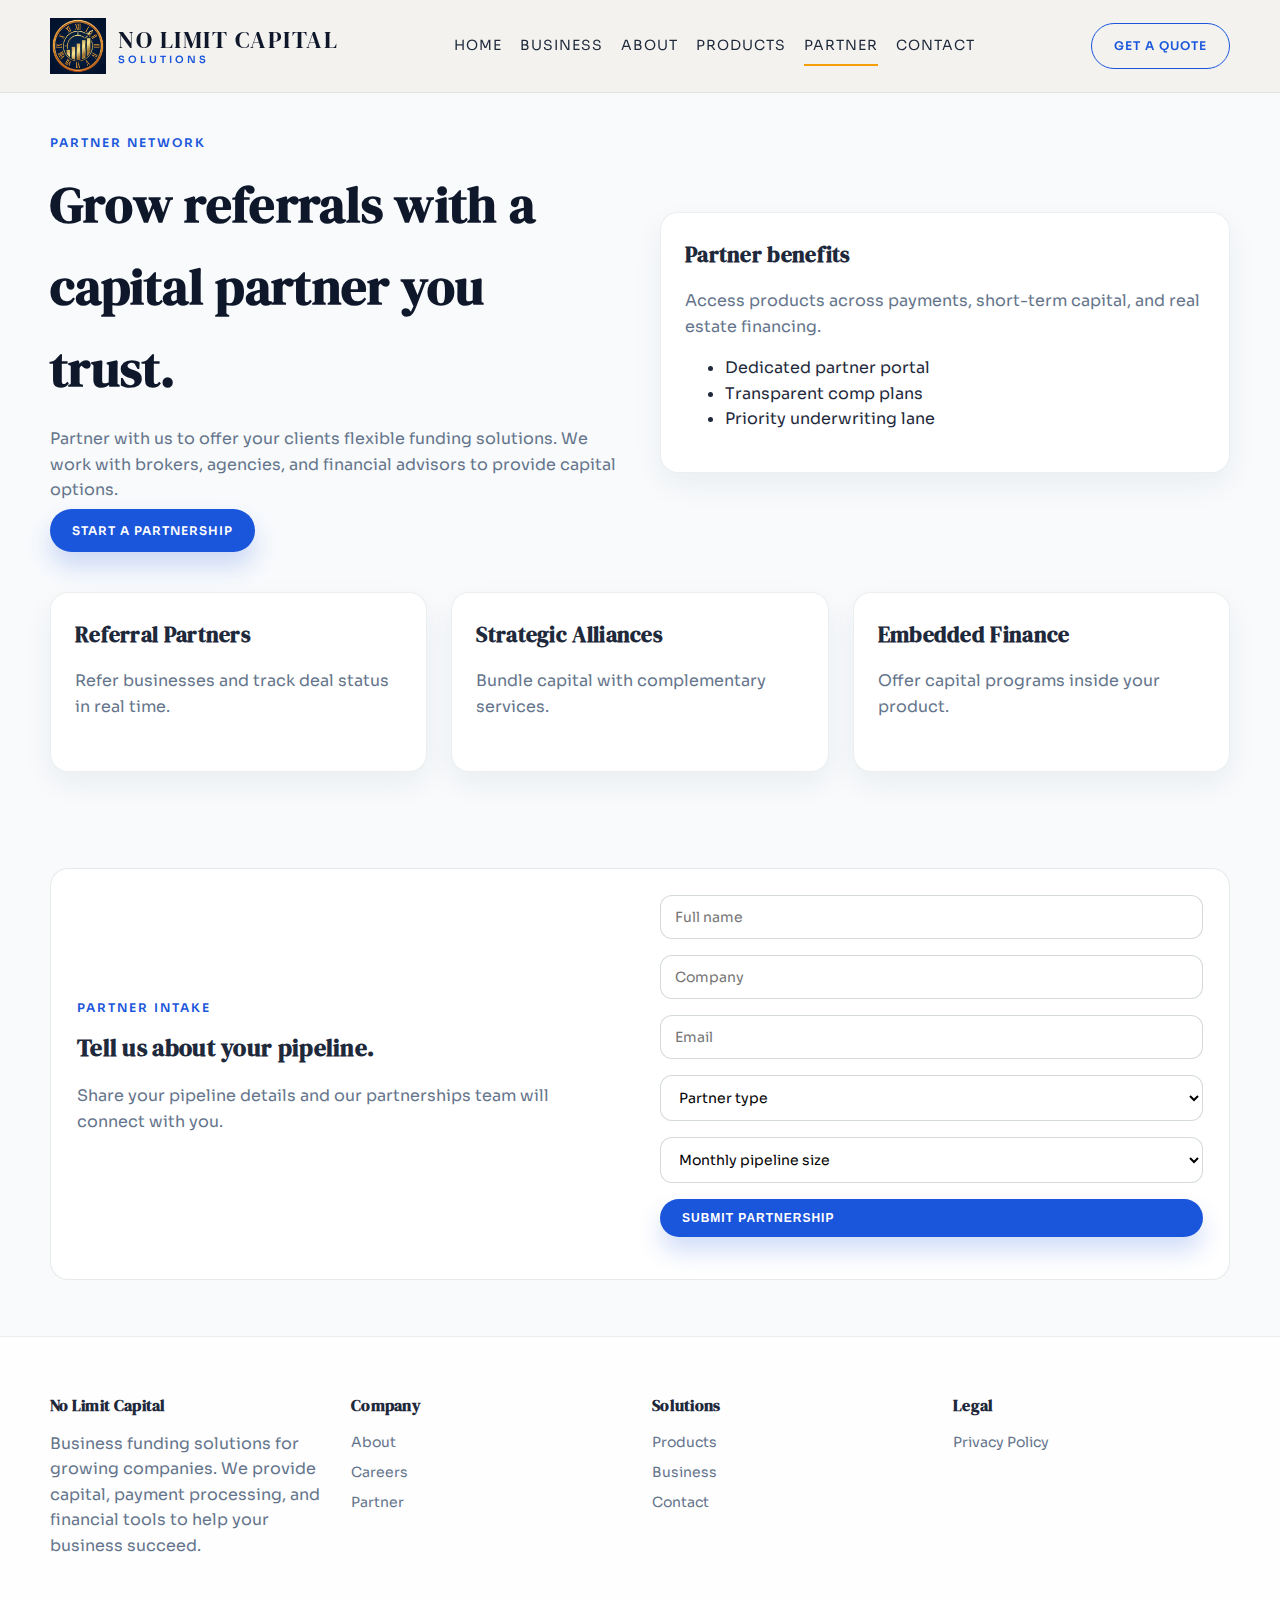
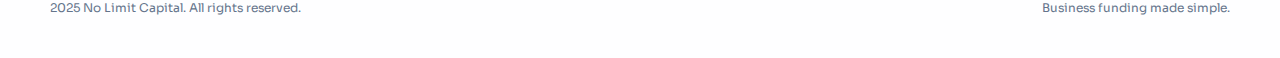
<file: partner.html>
<!doctype html>
<html lang="en">
  <head>
    <meta charset="utf-8" />
    <meta name="viewport" content="width=device-width, initial-scale=1" />
    <link rel="icon" type="image/png" href="assets/images/favicon.png" />
    <title>Partner With Us | No Limit Capital</title>
    <link rel="preconnect" href="https://fonts.googleapis.com" />
    <link rel="preconnect" href="https://fonts.gstatic.com" crossorigin />
    <link href="https://fonts.googleapis.com/css2?family=DM+Serif+Display&family=Sora:wght@300;400;500;600;700&display=swap" rel="stylesheet" />
    <link rel="stylesheet" href="assets/css/style.css" />
  </head>
  <body>
    <header class="site-header">
      <div class="container nav">
        <a class="logo" href="index.html">
          <img src="assets/images/logo.png" alt="No Limit Capital" width="56" height="56" />
          <span class="logo-text">
            <span>No Limit Capital</span>
            <span>Solutions</span>
          </span>
        </a>
        <nav class="nav-links" data-nav>
          <a href="index.html">Home</a>
          <a href="business.html">Business</a>
          <a href="about.html">About</a>
          <a href="products.html">Products</a>
          <a class="active" href="partner.html">Partner</a>
          <a href="contact.html">Contact</a>
        </nav>
        <div class="nav-actions">
          <a class="btn ghost" href="contact.html">Get a Quote</a>
          <button class="nav-toggle" data-nav-toggle>Menu</button>
        </div>
      </div>
    </header>

    <main>
      <section class="page-hero">
        <div class="container split">
          <div>
            <div class="eyebrow">Partner network</div>
            <h1>Grow referrals with a capital partner you trust.</h1>
            <p>Partner with us to offer your clients flexible funding solutions. We work with brokers, agencies, and financial advisors to provide capital options.</p>
            <a class="btn" href="contact.html">Start a Partnership</a>
          </div>
          <div class="card">
            <h3>Partner benefits</h3>
            <p>Access products across payments, short-term capital, and real estate financing.</p>
            <ul>
              <li>Dedicated partner portal</li>
              <li>Transparent comp plans</li>
              <li>Priority underwriting lane</li>
            </ul>
          </div>
        </div>
      </section>

      <section class="section">
        <div class="container grid-3">
          <div class="card">
            <h3>Referral Partners</h3>
            <p>Refer businesses and track deal status in real time.</p>
          </div>
          <div class="card">
            <h3>Strategic Alliances</h3>
            <p>Bundle capital with complementary services.</p>
          </div>
          <div class="card">
            <h3>Embedded Finance</h3>
            <p>Offer capital programs inside your product.</p>
          </div>
        </div>
      </section>

      <section class="section small">
        <div class="container form-card">
          <div class="split">
            <div>
              <div class="eyebrow">Partner intake</div>
              <h2>Tell us about your pipeline.</h2>
              <p>Share your pipeline details and our partnerships team will connect with you.</p>
            </div>
            <form data-submit data-form="partner">
              <input type="text" name="name" placeholder="Full name" required />
              <input type="text" name="company" placeholder="Company" required />
              <input type="email" name="email" placeholder="Email" required />
              <select name="partner_type">
                <option value="">Partner type</option>
                <option value="broker">Loan Broker</option>
                <option value="financial_advisor">Financial Advisor</option>
                <option value="accountant">Accountant/CPA</option>
                <option value="real_estate_agent">Real Estate Agent</option>
                <option value="iso">ISO/Merchant Services</option>
                <option value="other">Other</option>
              </select>
              <select name="pipeline_size">
                <option value="">Monthly pipeline size</option>
                <option value="under_50k">Under $50,000</option>
                <option value="50k_100k">$50,000 - $100,000</option>
                <option value="100k_250k">$100,000 - $250,000</option>
                <option value="250k_500k">$250,000 - $500,000</option>
                <option value="over_500k">Over $500,000</option>
              </select>
              <button class="btn" type="submit">Submit Partnership</button>
              <div class="form-message"></div>
            </form>
          </div>
        </div>
      </section>
    </main>

    <footer>
      <div class="container footer-grid">
        <div class="footer-col">
          <h4>No Limit Capital</h4>
          <p>Business funding solutions for growing companies. We provide capital, payment processing, and financial tools to help your business succeed.</p>
        </div>
        <div class="footer-col">
          <h4>Company</h4>
          <a href="about.html">About</a>
          <a href="careers.html">Careers</a>
          <a href="partner.html">Partner</a>
        </div>
        <div class="footer-col">
          <h4>Solutions</h4>
          <a href="products.html">Products</a>
          <a href="business.html">Business</a>
          <a href="contact.html">Contact</a>
        </div>
        <div class="footer-col">
          <h4>Legal</h4>
          <a href="privacy.html">Privacy Policy</a>
        </div>
      </div>
      <div class="container footer-bottom">
        <span>2025 No Limit Capital. All rights reserved.</span>
        <span>Business funding made simple.</span>
      </div>
    </footer>

    <script src="assets/js/config.js"></script>
    <script src="assets/js/main.js"></script>
  </body>
</html>
</file>
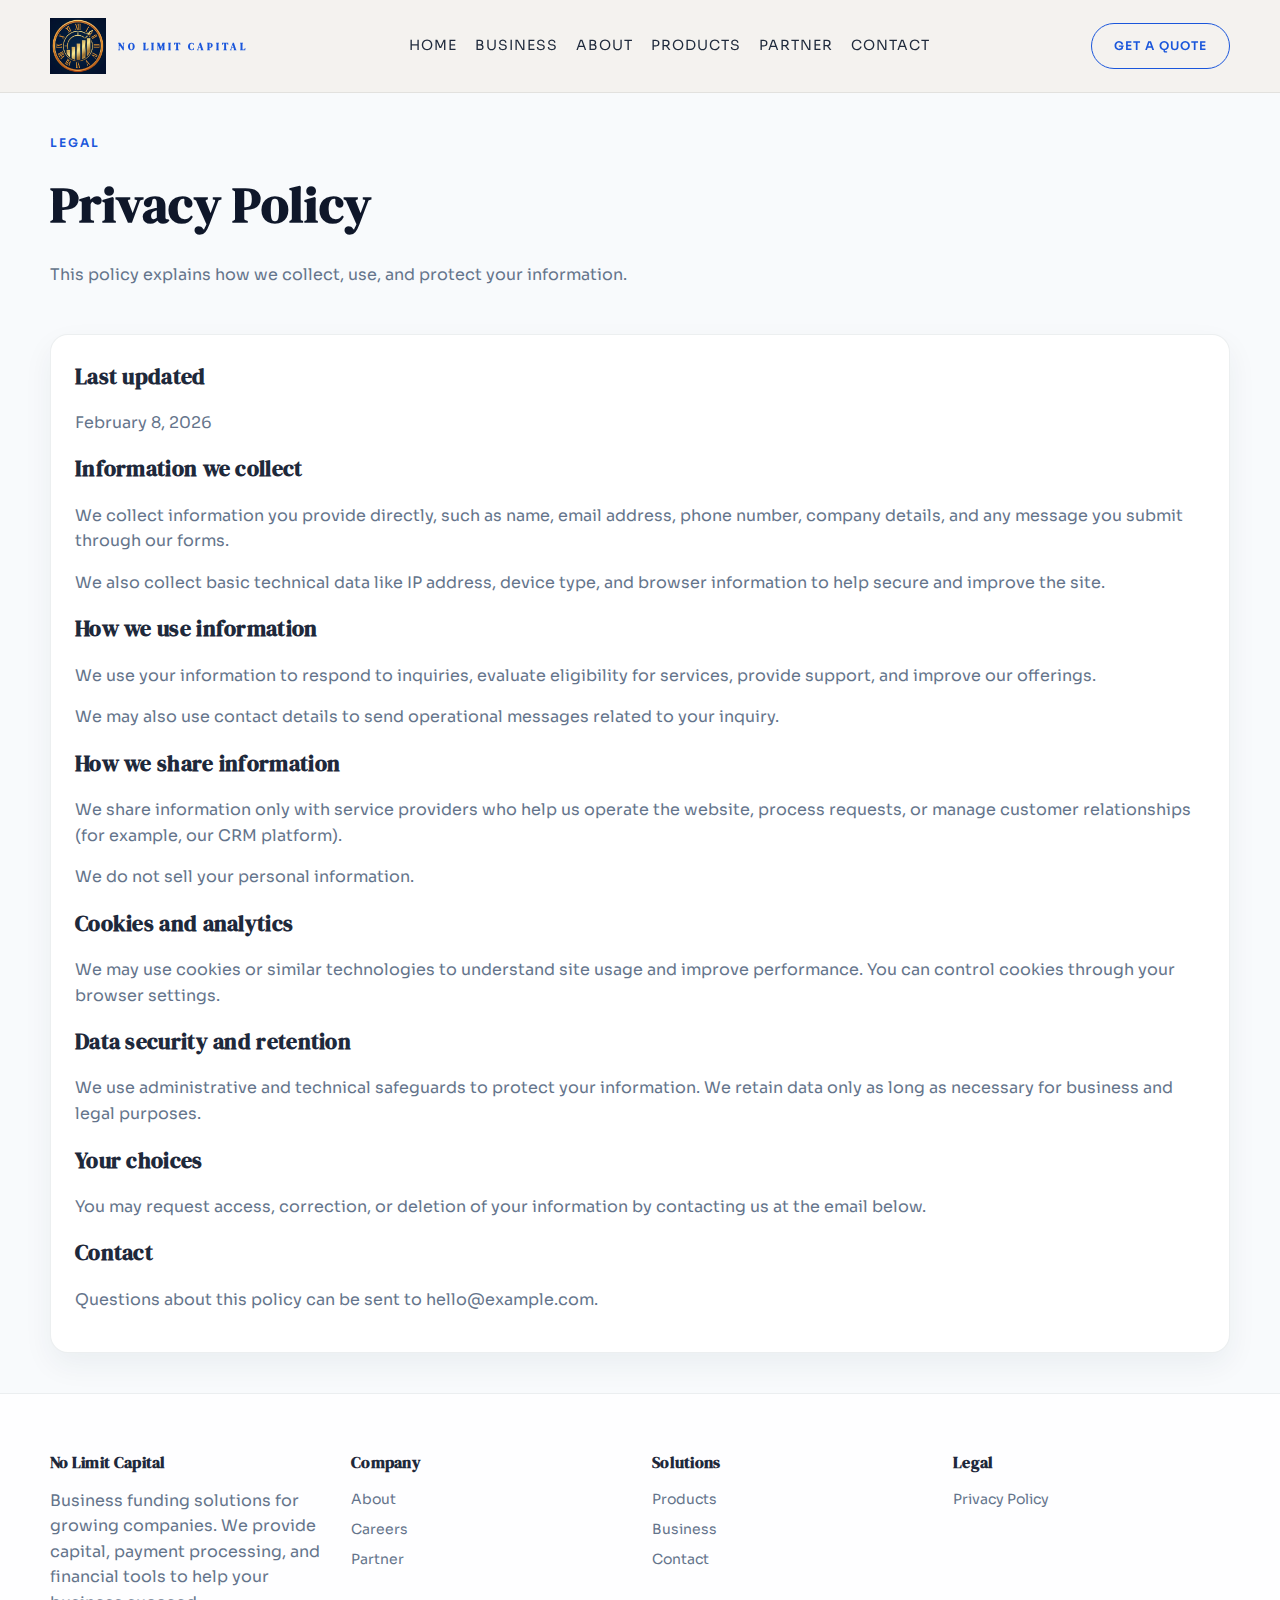
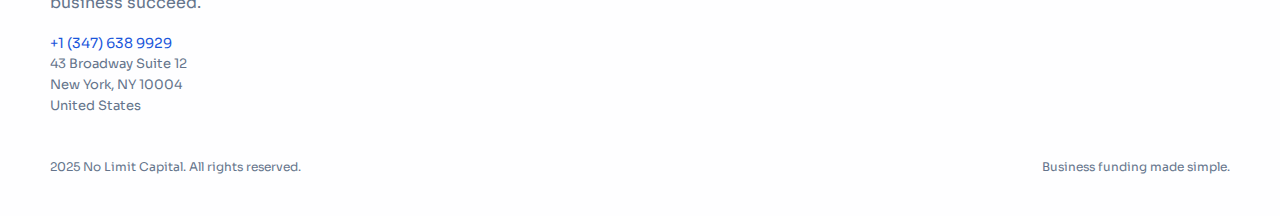
<file: privacy.html>
<!doctype html>
<html lang="en">
  <head>
    <meta charset="utf-8" />
    <meta name="viewport" content="width=device-width, initial-scale=1" />
    <link rel="icon" type="image/png" href="assets/images/favicon.png" />
    <title>Privacy Policy | No Limit Capital</title>
    <link rel="preconnect" href="https://fonts.googleapis.com" />
    <link rel="preconnect" href="https://fonts.gstatic.com" crossorigin />
    <link href="https://fonts.googleapis.com/css2?family=DM+Serif+Display&family=Sora:wght@300;400;500;600;700&display=swap" rel="stylesheet" />
    <link rel="stylesheet" href="assets/css/style.css" />
  </head>
  <body>
    <header class="site-header">
      <div class="container nav">
        <a class="logo" href="index.html">
          <img src="assets/images/logo.png" alt="No Limit Capital" width="56" height="56" />
          <span class="logo-text">
            <span>No Limit Capital</span>
          </span>
        </a>
        <nav class="nav-links" data-nav>
          <a href="index.html">Home</a>
          <a href="business.html">Business</a>
          <a href="about.html">About</a>
          <a href="products.html">Products</a>
          <a href="partner.html">Partner</a>
          <a href="contact.html">Contact</a>
        </nav>
        <div class="nav-actions">
          <a class="btn ghost" href="contact.html">Get a Quote</a>
          <button class="nav-toggle" data-nav-toggle>Menu</button>
        </div>
      </div>
    </header>

    <main>
      <section class="page-hero">
        <div class="container">
          <div class="eyebrow">Legal</div>
          <h1>Privacy Policy</h1>
          <p>This policy explains how we collect, use, and protect your information.</p>
        </div>
      </section>

      <section class="section">
        <div class="container">
          <div class="card">
            <h3>Last updated</h3>
            <p>February 8, 2026</p>

            <h3>Information we collect</h3>
            <p>We collect information you provide directly, such as name, email address, phone number, company details, and any message you submit through our forms.</p>
            <p>We also collect basic technical data like IP address, device type, and browser information to help secure and improve the site.</p>

            <h3>How we use information</h3>
            <p>We use your information to respond to inquiries, evaluate eligibility for services, provide support, and improve our offerings.</p>
            <p>We may also use contact details to send operational messages related to your inquiry.</p>

            <h3>How we share information</h3>
            <p>We share information only with service providers who help us operate the website, process requests, or manage customer relationships (for example, our CRM platform).</p>
            <p>We do not sell your personal information.</p>

            <h3>Cookies and analytics</h3>
            <p>We may use cookies or similar technologies to understand site usage and improve performance. You can control cookies through your browser settings.</p>

            <h3>Data security and retention</h3>
            <p>We use administrative and technical safeguards to protect your information. We retain data only as long as necessary for business and legal purposes.</p>

            <h3>Your choices</h3>
            <p>You may request access, correction, or deletion of your information by contacting us at the email below.</p>

            <h3>Contact</h3>
            <p>Questions about this policy can be sent to hello@example.com.</p>
          </div>
        </div>
      </section>
    </main>

    <footer>
      <div class="container footer-grid">
        <div class="footer-col">
          <h4>No Limit Capital</h4>
          <p>Business funding solutions for growing companies. We provide capital, payment processing, and financial tools to help your business succeed.</p>
          <p class="footer-contact">
            <a href="tel:+13476389929">+1 (347) 638 9929</a><br>
            43 Broadway Suite 12<br>
            New York, NY 10004<br>
            United States
          </p>
        </div>
        <div class="footer-col">
          <h4>Company</h4>
          <a href="about.html">About</a>
          <a href="careers.html">Careers</a>
          <a href="partner.html">Partner</a>
        </div>
        <div class="footer-col">
          <h4>Solutions</h4>
          <a href="products.html">Products</a>
          <a href="business.html">Business</a>
          <a href="contact.html">Contact</a>
        </div>
        <div class="footer-col">
          <h4>Legal</h4>
          <a href="privacy.html">Privacy Policy</a>
        </div>
      </div>
      <div class="container footer-bottom">
        <span>2025 No Limit Capital. All rights reserved.</span>
        <span>Business funding made simple.</span>
      </div>
    </footer>

    <script src="assets/js/config.js"></script>
    <script src="assets/js/main.js"></script>
  </body>
</html>
</file>
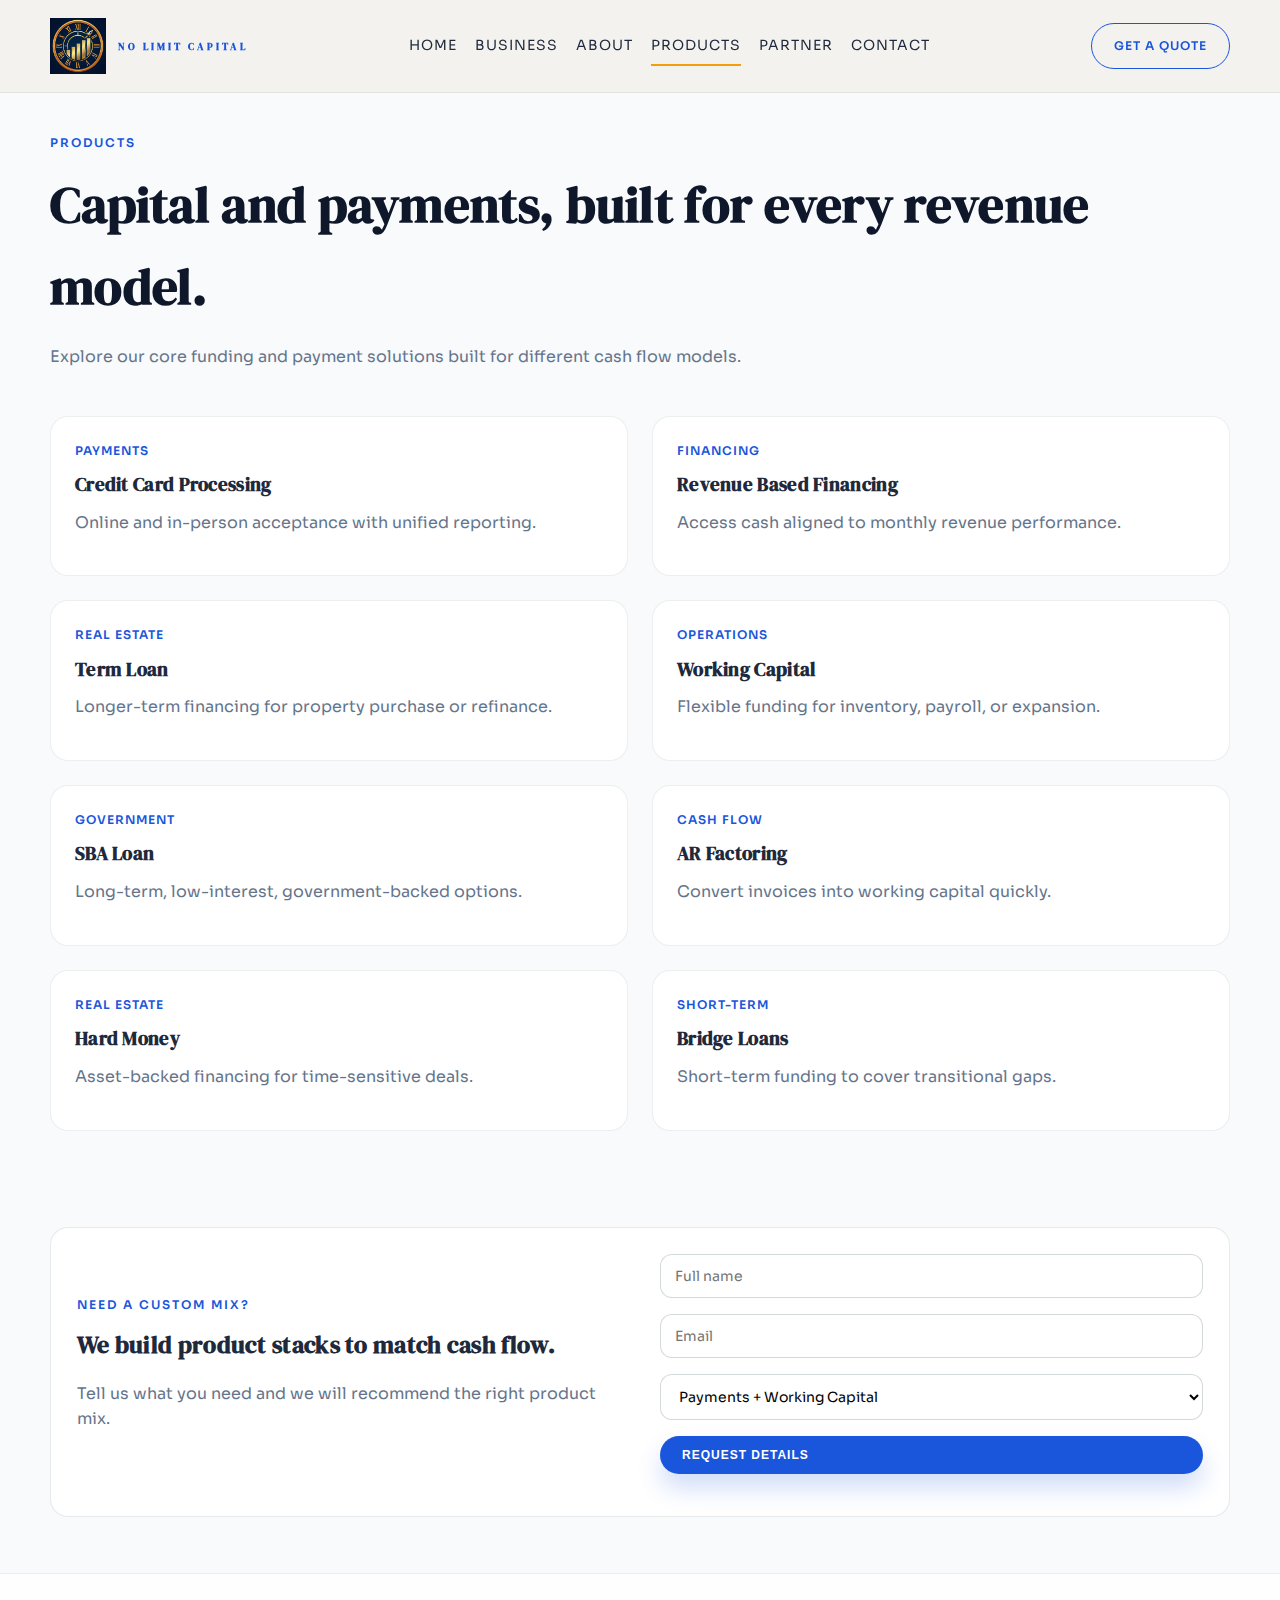
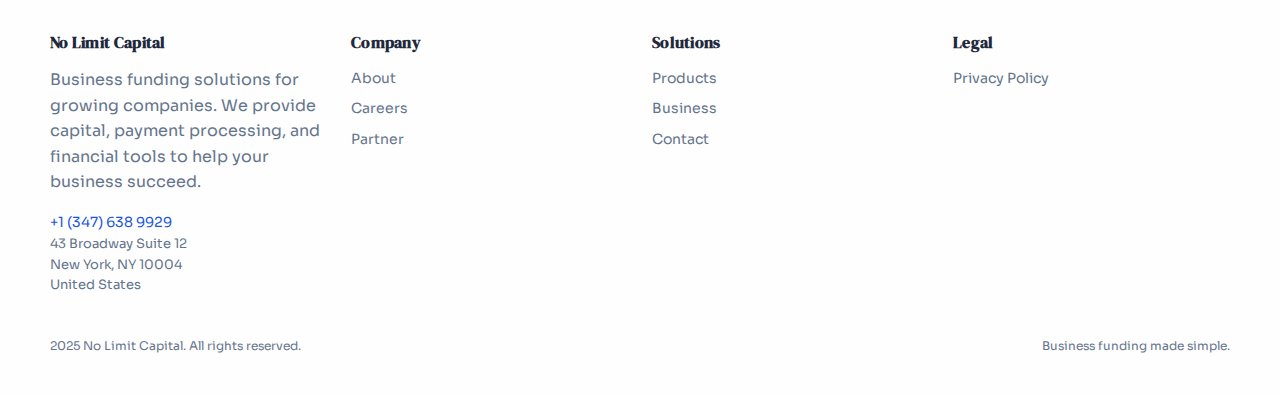
<file: products.html>
<!doctype html>
<html lang="en">
  <head>
    <meta charset="utf-8" />
    <meta name="viewport" content="width=device-width, initial-scale=1" />
    <link rel="icon" type="image/png" href="assets/images/favicon.png" />
    <title>Products | No Limit Capital</title>
    <link rel="preconnect" href="https://fonts.googleapis.com" />
    <link rel="preconnect" href="https://fonts.gstatic.com" crossorigin />
    <link href="https://fonts.googleapis.com/css2?family=DM+Serif+Display&family=Sora:wght@300;400;500;600;700&display=swap" rel="stylesheet" />
    <link rel="stylesheet" href="assets/css/style.css" />
  </head>
  <body>
    <header class="site-header">
      <div class="container nav">
        <a class="logo" href="index.html">
          <img src="assets/images/logo.png" alt="No Limit Capital" width="56" height="56" />
          <span class="logo-text">
            <span>No Limit Capital</span>
          </span>
        </a>
        <nav class="nav-links" data-nav>
          <a href="index.html">Home</a>
          <a href="business.html">Business</a>
          <a href="about.html">About</a>
          <a class="active" href="products.html">Products</a>
          <a href="partner.html">Partner</a>
          <a href="contact.html">Contact</a>
        </nav>
        <div class="nav-actions">
          <a class="btn ghost" href="contact.html">Get a Quote</a>
          <button class="nav-toggle" data-nav-toggle>Menu</button>
        </div>
      </div>
    </header>

    <main>
      <section class="page-hero">
        <div class="container">
          <div class="eyebrow">Products</div>
          <h1>Capital and payments, built for every revenue model.</h1>
          <p>Explore our core funding and payment solutions built for different cash flow models.</p>
        </div>
      </section>

      <section class="section">
        <div class="container product-grid">
          <div class="product-card">
            <div class="meta">Payments</div>
            <h3>Credit Card Processing</h3>
            <p>Online and in-person acceptance with unified reporting.</p>
          </div>
          <div class="product-card">
            <div class="meta">Financing</div>
            <h3>Revenue Based Financing</h3>
            <p>Access cash aligned to monthly revenue performance.</p>
          </div>
          <div class="product-card">
            <div class="meta">Real Estate</div>
            <h3>Term Loan</h3>
            <p>Longer-term financing for property purchase or refinance.</p>
          </div>
          <div class="product-card">
            <div class="meta">Operations</div>
            <h3>Working Capital</h3>
            <p>Flexible funding for inventory, payroll, or expansion.</p>
          </div>
          <div class="product-card">
            <div class="meta">Government</div>
            <h3>SBA Loan</h3>
            <p>Long-term, low-interest, government-backed options.</p>
          </div>
          <div class="product-card">
            <div class="meta">Cash Flow</div>
            <h3>AR Factoring</h3>
            <p>Convert invoices into working capital quickly.</p>
          </div>
          <div class="product-card">
            <div class="meta">Real Estate</div>
            <h3>Hard Money</h3>
            <p>Asset-backed financing for time-sensitive deals.</p>
          </div>
          <div class="product-card">
            <div class="meta">Short-Term</div>
            <h3>Bridge Loans</h3>
            <p>Short-term funding to cover transitional gaps.</p>
          </div>
        </div>
      </section>

      <section class="section small">
        <div class="container form-card">
          <div class="split">
            <div>
              <div class="eyebrow">Need a custom mix?</div>
              <h2>We build product stacks to match cash flow.</h2>
              <p>Tell us what you need and we will recommend the right product mix.</p>
            </div>
            <form data-submit data-form="product-request">
              <input type="text" name="name" placeholder="Full name" required />
              <input type="email" name="email" placeholder="Email" required />
              <select name="product">
                <option>Payments + Working Capital</option>
                <option>Expansion Loan</option>
                <option>Bridge / Hard Money</option>
                <option>Invoice Factoring</option>
              </select>
              <button class="btn" type="submit">Request Details</button>
              <div class="form-message"></div>
            </form>
          </div>
        </div>
      </section>
    </main>

    <footer>
      <div class="container footer-grid">
        <div class="footer-col">
          <h4>No Limit Capital</h4>
          <p>Business funding solutions for growing companies. We provide capital, payment processing, and financial tools to help your business succeed.</p>
          <p class="footer-contact">
            <a href="tel:+13476389929">+1 (347) 638 9929</a><br>
            43 Broadway Suite 12<br>
            New York, NY 10004<br>
            United States
          </p>
        </div>
        <div class="footer-col">
          <h4>Company</h4>
          <a href="about.html">About</a>
          <a href="careers.html">Careers</a>
          <a href="partner.html">Partner</a>
        </div>
        <div class="footer-col">
          <h4>Solutions</h4>
          <a href="products.html">Products</a>
          <a href="business.html">Business</a>
          <a href="contact.html">Contact</a>
        </div>
        <div class="footer-col">
          <h4>Legal</h4>
          <a href="privacy.html">Privacy Policy</a>
        </div>
      </div>
      <div class="container footer-bottom">
        <span>2025 No Limit Capital. All rights reserved.</span>
        <span>Business funding made simple.</span>
      </div>
    </footer>

    <script src="assets/js/config.js"></script>
    <script src="assets/js/main.js"></script>
  </body>
</html>
</file>
<file: assets/css/style.css>
:root {
  --bg: #f8fafc;
  --ink: #1e293b;
  --muted: #64748b;
  --accent: #1a56db;
  --accent-2: #f59e0b;
  --accent-3: #0f172a;
  --surface: #ffffff;
  --surface-2: #f1f5f9;
  --border: rgba(30, 41, 59, 0.12);
  --shadow: 0 24px 60px rgba(15, 23, 42, 0.15);
  --radius-lg: 28px;
  --radius-md: 18px;
  --radius-sm: 10px;
  --content-max: 1180px;
}

* {
  box-sizing: border-box;
}

body {
  margin: 0;
  font-family: "Sora", "Trebuchet MS", sans-serif;
  color: var(--ink);
  background: var(--bg);
  line-height: 1.6;
}

img {
  max-width: 100%;
  display: block;
}

a {
  color: inherit;
  text-decoration: none;
}
/*
h1 {
  font-family: "DM Serif Display", "Georgia", serif;
  letter-spacing: 0.3px;
  margin: 0 0 16px;
  color: #ffffff;
}
*/
h1,
h2,
h3,
h4 {
  font-family: "DM Serif Display", "Georgia", serif;
  letter-spacing: 0.3px;
  margin: 0 0 16px;
}

p {
  margin: 0 0 16px;
  color: var(--muted);
}

.container {
  width: min(100% - 40px, var(--content-max));
  margin: 0 auto;
}

.section {
  padding: 40px 0;
}

.section.small {
  padding: 56px 0;
}

.eyebrow {
  text-transform: uppercase;
  letter-spacing: 2px;
  font-size: 12px;
  font-weight: 600;
  color: var(--accent);
  margin-bottom: 12px;
}

.site-header {
  position: sticky;
  top: 0;
  z-index: 50;
  background: rgba(243, 241, 237, 0.9);
  backdrop-filter: blur(10px);
  border-bottom: 1px solid rgba(20, 21, 21, 0.08);
}

.nav {
  display: flex;
  align-items: center;
  justify-content: space-between;
  gap: 24px;
  padding: 18px 0;
}

.logo {
  display: inline-flex;
  align-items: center;
  gap: 12px;
  font-weight: 700;
  font-size: 18px;
  letter-spacing: 0.5px;
  line-height: 1.1;
}

.logo img {
  width: 56px;
  height: 56px;
}

.logo-text {
  display: flex;
  flex-direction: column;
}

.logo-text span:first-child {
  color: var(--accent-3);
  font-family: "DM Serif Display", Georgia, serif;
  font-size: 24px;
  text-transform: uppercase;
  letter-spacing: 1.5px;
  font-weight: 400;
}

.logo-text span:last-child {
  color: var(--accent);
  font-size: 10px;
  font-weight: 600;
  letter-spacing: 3px;
  text-transform: uppercase;
}

.nav-links {
  display: flex;
  align-items: center;
  gap: 18px;
  font-size: 14px;
  text-transform: uppercase;
  letter-spacing: 1px;
}

.nav-links a {
  padding: 8px 0;
  border-bottom: 2px solid transparent;
}

.nav-links a.active,
.nav-links a:hover {
  border-color: var(--accent-2);
}

.nav-actions {
  display: flex;
  align-items: center;
  gap: 12px;
}

.btn {
  display: inline-flex;
  align-items: center;
  gap: 8px;
  padding: 12px 22px;
  border-radius: 999px;
  background: var(--accent);
  color: #fff;
  border: none;
  font-weight: 600;
  text-transform: uppercase;
  letter-spacing: 1px;
  font-size: 12px;
  cursor: pointer;
  transition:
    transform 0.2s ease,
    box-shadow 0.2s ease;
  box-shadow: 0 14px 25px rgba(26, 86, 219, 0.2);
}

.btn:hover {
  transform: translateY(-2px);
}

.btn.ghost {
  background: transparent;
  border: 1px solid var(--accent);
  color: var(--accent);
  box-shadow: none;
}

.btn.light {
  background: var(--surface);
  color: var(--accent-3);
  border: 1px solid rgba(15, 47, 63, 0.2);
}

.nav-toggle {
  display: none;
  padding: 10px 14px;
  border-radius: 999px;
  border: 1px solid var(--border);
  background: var(--surface);
  font-size: 12px;
  text-transform: uppercase;
  letter-spacing: 1px;
}

.hero {
  padding: 96px 0 64px;
  position: relative;
  overflow: hidden;
}

.hero-video {
  color: #fefbf7;
  background: #0f2f3f;
}

.hero-video .container {
  position: relative;
  z-index: 2;
}

.hero-video h1 {
  color: #fefbf7;
}

.hero-video .eyebrow {
  color: rgba(255, 255, 255, 0.7);
}

.hero-video p {
  color: rgba(255, 255, 255, 0.78);
}

.hero-video h1,
.hero-video p,
.hero-video .eyebrow {
  text-shadow: 0 6px 18px rgba(6, 18, 28, 0.55);
}

.hero-video .hero-metrics {
  color: #fff;
}

.hero-video .metric {
  background: rgba(255, 255, 255, 0.14);
  border-color: rgba(255, 255, 255, 0.22);
}

.hero-video .hero-card {
  background: #ffffff;
  color: #0f2f3f;
  box-shadow: 0 24px 60px rgba(10, 28, 40, 0.35);
}

.hero-video .hero-card h3,
.hero-video .hero-card p,
.hero-video .hero-card li {
  color: #0f2f3f;
}

.hero-video .hero-card p {
  color: #244154;
}

.hero-video .hero-card .badge {
  background: rgba(15, 47, 63, 0.12);
  color: #0f2f3f;
}

.hero-video .hero-card span.icon {
  background: rgba(15, 47, 63, 0.12);
  color: #0f2f3f;
}

.hero-media {
  position: absolute;
  inset: 0;
  z-index: 0;
  overflow: hidden;
  pointer-events: none;
}

.hero-media video {
  width: 100%;
  height: 100%;
  object-fit: cover;
  filter: brightness(0.6) saturate(1.1);
}

.hero-media::after {
  content: "";
  position: absolute;
  inset: 0;
  background: rgba(9, 27, 40, 0.68);
}

.hero::before {
  content: "";
  position: absolute;
  top: -120px;
  right: -80px;
  width: 280px;
  height: 280px;
  border-radius: 50%;
  background: rgba(26, 86, 219, 0.16);
  filter: blur(0);
}

.hero::after {
  content: "";
  position: absolute;
  bottom: -100px;
  left: -60px;
  width: 240px;
  height: 240px;
  border-radius: 50%;
  background: rgba(211, 139, 63, 0.16);
}

.hero-video::before,
.hero-video::after {
  z-index: 1;
}

.hero-grid {
  display: grid;
  grid-template-columns: repeat(2, minmax(0, 1fr));
  gap: 48px;
  align-items: center;
  position: relative;
}

.hero h1 {
  font-size: clamp(38px, 5vw, 64px);
  color: var(--accent-3);
}

.hero.hero-video h1 {
  color: #ffffff;
}

.hero-actions {
  display: flex;
  gap: 16px;
  flex-wrap: wrap;
  margin: 28px 0;
}

.hero-metrics {
  display: flex;
  gap: 24px;
  flex-wrap: wrap;
  font-size: 14px;
  color: var(--accent-3);
}

.metric {
  padding: 12px 18px;
  background: rgba(255, 255, 255, 0.8);
  border-radius: var(--radius-sm);
  border: 1px solid rgba(15, 47, 63, 0.1);
  min-width: 140px;
}

.hero-card {
  background: var(--surface);
  border-radius: var(--radius-lg);
  padding: 32px;
  box-shadow: var(--shadow);
  position: relative;
  overflow: hidden;
}

/*
.hero-card::before {
  content: "";
  position: absolute;
  top: 20px;
  right: 20px;
  width: 120px;
  height: 120px;
  border-radius: 20px;
  background: rgba(26, 86, 219, 0.12);
}
  */

.hero-card h3 {
  font-size: 26px;
}

.hero-card ul {
  list-style: none;
  padding: 0;
  margin: 0;
  display: grid;
  gap: 16px;
}

.hero-card li {
  display: flex;
  align-items: center;
  gap: 12px;
  font-weight: 600;
  color: var(--accent-3);
}

.hero-card span.icon {
  width: 36px;
  height: 36px;
  border-radius: 12px;
  background: rgba(26, 86, 219, 0.12);
  display: grid;
  place-items: center;
  font-weight: 700;
  color: var(--accent);
}

.grid-3,
.grid-4 {
  display: grid;
  gap: 24px;
}

.grid-3 {
  grid-template-columns: repeat(3, minmax(0, 1fr));
}

.grid-4 {
  grid-template-columns: repeat(4, minmax(0, 1fr));
}

.card {
  background: var(--surface);
  border-radius: var(--radius-md);
  padding: 24px;
  border: 1px solid rgba(15, 47, 63, 0.08);
  box-shadow: 0 12px 30px rgba(15, 47, 63, 0.06);
  min-height: 180px;
}

.card h3 {
  font-size: 22px;
}

.badge {
  display: inline-flex;
  align-items: center;
  gap: 6px;
  font-size: 12px;
  padding: 6px 12px;
  border-radius: 999px;
  background: rgba(26, 86, 219, 0.1);
  color: var(--accent-3);
  text-transform: uppercase;
  letter-spacing: 1px;
  font-weight: 600;
}

.split {
  display: grid;
  grid-template-columns: repeat(2, minmax(0, 1fr));
  gap: 40px;
  align-items: center;
}

.steps {
  display: grid;
  gap: 18px;
}

.step {
  background: var(--surface);
  padding: 18px 22px;
  border-radius: var(--radius-sm);
  border: 1px solid rgba(15, 47, 63, 0.1);
  display: flex;
  gap: 16px;
}

.step-number {
  font-size: 18px;
  font-weight: 700;
  color: var(--accent);
}

.stat-strip {
  display: grid;
  grid-template-columns: repeat(3, minmax(0, 1fr));
  gap: 18px;
  padding: 32px;
  background: var(--accent-3);
  border-radius: var(--radius-md);
  color: #fff;
}

.stat-strip p {
  color: rgba(255, 255, 255, 0.75);
}

.quote {
  padding: 26px;
  background: var(--surface-2);
  border-radius: var(--radius-md);
  border: 1px solid rgba(15, 47, 63, 0.08);
}

.page-hero {
  padding: 40px 0 0;
}

.page-hero h1 {
  font-size: clamp(32px, 4vw, 52px);
  color: var(--accent-3);
}

.page-hero p {
  margin-bottom: 6px;
}

.product-grid {
  display: grid;
  grid-template-columns: repeat(2, minmax(0, 1fr));
  gap: 24px;
}

.product-card {
  background: var(--surface);
  border-radius: var(--radius-md);
  padding: 24px;
  border: 1px solid rgba(15, 47, 63, 0.08);
  display: grid;
  gap: 10px;
}

.product-card h3 {
  margin: 0;
}

.product-card .meta {
  font-size: 12px;
  letter-spacing: 1px;
  text-transform: uppercase;
  color: var(--accent);
  font-weight: 600;
}

form {
  display: grid;
  gap: 16px;
}

.apply-form {
  display: grid;
  gap: 24px;
}

.apply-layout {
  display: grid;
  grid-template-columns: minmax(240px, 1fr) 2.4fr;
  gap: 24px;
}

.apply-sidebar {
  background: var(--surface-2);
  border-radius: var(--radius-md);
  padding: 24px;
  border: 1px solid rgba(15, 47, 63, 0.1);
  display: grid;
  gap: 18px;
  box-shadow: 0 18px 40px rgba(15, 47, 63, 0.08);
}

.sidebar-badge {
  display: inline-flex;
  align-items: center;
  justify-content: center;
  padding: 8px 14px;
  border-radius: 999px;
  background: rgba(15, 47, 63, 0.12);
  color: var(--accent-3);
  font-size: 11px;
  text-transform: uppercase;
  letter-spacing: 1px;
  font-weight: 700;
}

.sidebar-copy {
  font-size: 14px;
  color: var(--muted);
}

.sidebar-box {
  background: #fff;
  border-radius: 14px;
  padding: 16px;
  border: 1px solid rgba(15, 47, 63, 0.08);
}

.sidebar-box h3 {
  margin-bottom: 8px;
}

.apply-panel {
  background: #fff;
  border-radius: var(--radius-md);
  padding: 24px;
  border: 1px solid rgba(15, 47, 63, 0.08);
  display: grid;
  gap: 24px;
  box-shadow: 0 18px 40px rgba(15, 47, 63, 0.1);
}

.apply-progress {
  display: grid;
  gap: 8px;
}

.progress-bar {
  width: 100%;
  height: 8px;
  background: rgba(15, 47, 63, 0.12);
  border-radius: 999px;
  overflow: hidden;
}

.progress-fill {
  display: block;
  height: 100%;
  width: 0%;
  background: var(--accent);
  border-radius: 999px;
  transition: width 0.3s ease;
}

.progress-meta {
  display: flex;
  justify-content: space-between;
  font-size: 12px;
  text-transform: uppercase;
  letter-spacing: 1px;
  color: var(--muted);
}

.step-tabs {
  display: flex;
  flex-wrap: wrap;
  gap: 12px;
}

.step-tabs-vertical {
  flex-direction: column;
}

.step-tab {
  border: 1px solid rgba(15, 47, 63, 0.2);
  background: var(--surface);
  padding: 10px 16px;
  border-radius: 999px;
  font-size: 12px;
  text-transform: uppercase;
  letter-spacing: 1px;
  cursor: pointer;
  color: var(--accent-3);
}

.step-tabs-vertical .step-tab {
  width: 100%;
  justify-content: flex-start;
  text-align: left;
  border-radius: 14px;
  padding: 12px 16px;
}

.step-tab.active {
  background: var(--accent-3);
  color: #fff;
  border-color: transparent;
}

.apply-steps {
  display: grid;
  gap: 24px;
}

.apply-step h2 {
  margin-bottom: 12px;
  color: var(--accent-3);
}

.apply-step[hidden] {
  display: none;
}

.field {
  display: grid;
  gap: 8px;
  font-size: 14px;
  color: var(--accent-3);
}

.field span {
  font-weight: 600;
}

.apply-form input:not([type="checkbox"]):not([type="radio"]),
.apply-form select,
.apply-form textarea {
  background: #fdfcf9;
  border-color: rgba(15, 47, 63, 0.2);
}

.apply-form input:not([type="checkbox"]):not([type="radio"]):focus,
.apply-form select:focus,
.apply-form textarea:focus {
  outline: none;
  border-color: var(--accent);
  box-shadow: 0 0 0 3px rgba(26, 86, 219, 0.15);
}

.field-grid {
  display: grid;
  gap: 16px;
  grid-template-columns: repeat(2, minmax(0, 1fr));
}

.checkbox-grid {
  display: grid;
  gap: 10px;
  grid-template-columns: repeat(3, minmax(0, 1fr));
}

.checkbox-option {
  display: flex;
  align-items: flex-start;
  gap: 10px;
  background: #fff;
  border: 1px solid rgba(15, 47, 63, 0.12);
  padding: 10px 12px;
  border-radius: 12px;
  cursor: pointer;
}

.checkbox-option span {
  font-weight: 500;
  color: var(--accent-3);
  line-height: 1.35;
}

.checkbox-option input[type="checkbox"] {
  width: 16px;
  height: 16px;
  margin-top: 2px;
  flex: 0 0 auto;
  accent-color: var(--accent);
}

.checkbox-line {
  display: flex;
  gap: 10px;
  align-items: flex-start;
}

.checkbox-line input[type="checkbox"] {
  width: 16px;
  height: 16px;
  margin-top: 2px;
  flex: 0 0 auto;
  accent-color: var(--accent);
}

.checkbox-line span {
  font-weight: 500;
  line-height: 1.45;
}

.help-text {
  font-size: 12px;
  color: var(--muted);
}

.apply-actions {
  display: flex;
  flex-wrap: wrap;
  gap: 12px;
  align-items: center;
}

.apply-actions .form-message {
  flex-basis: 100%;
}

input:not([type="checkbox"]):not([type="radio"]),
select,
textarea {
  width: 100%;
  padding: 12px 14px;
  border-radius: 12px;
  border: 1px solid rgba(15, 47, 63, 0.18);
  font-family: inherit;
  font-size: 14px;
  background: var(--surface);
}

textarea {
  min-height: 120px;
  resize: vertical;
}

.form-card {
  background: var(--surface);
  padding: 26px;
  border-radius: var(--radius-md);
  border: 1px solid rgba(15, 47, 63, 0.1);
}

.cta-buttons {
  display: flex;
  gap: 16px;
  align-items: center;
  flex-wrap: wrap;
}

.form-message {
  font-size: 13px;
  color: var(--accent);
}

.form-message.success {
  color: var(--accent);
}

.form-message.error {
  color: #b5463a;
}

footer {
  padding: 56px 0 40px;
  border-top: 1px solid rgba(15, 47, 63, 0.08);
  background: rgba(255, 255, 255, 0.8);
}

.footer-grid {
  display: grid;
  grid-template-columns: repeat(4, minmax(0, 1fr));
  gap: 24px;
}

.footer-col h4 {
  margin-bottom: 12px;
}

.footer-col a {
  display: block;
  color: var(--muted);
  margin-bottom: 8px;
  font-size: 14px;
}

.footer-contact {
  margin-top: 16px;
  font-size: 13px;
  color: var(--muted);
  line-height: 1.6;
}

.footer-contact a {
  display: inline;
  color: var(--accent);
}

.footer-bottom {
  margin-top: 24px;
  font-size: 12px;
  color: var(--muted);
  display: flex;
  justify-content: space-between;
  flex-wrap: wrap;
  gap: 12px;
}

.reveal {
  animation: fadeUp 0.8s ease both;
  animation-delay: var(--delay, 0s);
}

@keyframes fadeUp {
  from {
    opacity: 0;
    transform: translateY(18px);
  }
  to {
    opacity: 1;
    transform: translateY(0);
  }
}

@media (max-width: 980px) {
  .hero-grid,
  .split {
    grid-template-columns: 1fr;
  }

  .grid-3 {
    grid-template-columns: 1fr;
  }

  .grid-4 {
    grid-template-columns: repeat(2, minmax(0, 1fr));
  }

  .product-grid {
    grid-template-columns: 1fr;
  }

  .stat-strip {
    grid-template-columns: 1fr;
  }

  .apply-layout {
    grid-template-columns: 1fr;
  }

  .field-grid {
    grid-template-columns: 1fr;
  }

  .checkbox-grid {
    grid-template-columns: repeat(2, minmax(0, 1fr));
  }
}

@media (max-width: 640px) {
  .checkbox-grid {
    grid-template-columns: 1fr;
  }
}

@media (max-width: 860px) {
  .nav-links {
    position: fixed;
    top: 72px;
    right: 0;
    width: min(80vw, 320px);
    flex-direction: column;
    align-items: flex-start;
    padding: 24px;
    background: var(--surface);
    border-left: 1px solid var(--border);
    height: calc(100vh - 72px);
    transform: translateX(110%);
    transition: transform 0.25s ease;
  }

  body.nav-open .nav-links {
    transform: translateX(0);
  }

  .nav-actions .btn {
    display: none;
  }

  .nav-toggle {
    display: inline-flex;
  }
}

@media (max-width: 640px) {
  .section {
    padding: 44px 0;
  }

  .hero {
    padding: 42px 0 48px;
  }

  .hero-card {
    padding: 24px;
  }

  .footer-grid {
    grid-template-columns: 1fr 1fr;
  }
}

@media (prefers-reduced-motion: reduce) {
  .hero-media video {
    display: none;
  }
}

/* Modal Styles */
.modal-overlay {
  position: fixed;
  top: 0;
  left: 0;
  right: 0;
  bottom: 0;
  background: rgba(15, 47, 63, 0.7);
  backdrop-filter: blur(4px);
  z-index: 1000;
  display: none;
  align-items: center;
  justify-content: center;
  padding: 20px;
}

.modal-overlay.active {
  display: flex;
}

.modal-container {
  background: var(--surface);
  border-radius: var(--radius-md);
  max-width: 900px;
  width: 100%;
  max-height: 90vh;
  display: flex;
  flex-direction: column;
  box-shadow: var(--shadow);
  animation: modalFadeIn 0.3s ease;
}

@keyframes modalFadeIn {
  from {
    opacity: 0;
    transform: translateY(-20px) scale(0.98);
  }
  to {
    opacity: 1;
    transform: translateY(0) scale(1);
  }
}

.modal-header {
  display: flex;
  align-items: center;
  justify-content: space-between;
  padding: 20px 24px;
  border-bottom: 1px solid var(--border);
  background: var(--surface-2);
  border-radius: var(--radius-md) var(--radius-md) 0 0;
}

.modal-header h2 {
  margin: 0;
  color: var(--accent-3);
  font-size: 24px;
}

.modal-close {
  background: none;
  border: none;
  font-size: 28px;
  color: var(--muted);
  cursor: pointer;
  padding: 0;
  width: 36px;
  height: 36px;
  display: flex;
  align-items: center;
  justify-content: center;
  border-radius: 50%;
  transition: all 0.2s ease;
}

.modal-close:hover {
  background: rgba(15, 47, 63, 0.08);
  color: var(--ink);
}

.modal-content {
  overflow-y: auto;
  padding: 24px;
  max-height: calc(90vh - 80px);
}

/* Privacy Content Styles */
.privacy-content {
  font-size: 14px;
  line-height: 1.7;
  color: var(--muted);
}

.privacy-content h3 {
  color: var(--accent-3);
  font-size: 18px;
  margin-top: 28px;
  margin-bottom: 12px;
}

.privacy-content h3:first-of-type {
  margin-top: 0;
}

.privacy-content p {
  margin-bottom: 14px;
}

.privacy-content ul {
  margin-bottom: 14px;
  padding-left: 24px;
}

.privacy-content li {
  margin-bottom: 6px;
}

.privacy-content a {
  color: var(--accent);
  text-decoration: underline;
}

.privacy-content a:hover {
  color: var(--accent-2);
}

.privacy-dates {
  font-style: italic;
  color: var(--accent-3);
  margin-bottom: 20px;
  padding: 12px 16px;
  background: var(--surface-2);
  border-radius: var(--radius-sm);
  border-left: 3px solid var(--accent);
}

.privacy-table {
  width: 100%;
  border-collapse: collapse;
  margin: 16px 0;
  font-size: 13px;
}

.privacy-table th,
.privacy-table td {
  padding: 12px;
  text-align: left;
  border: 1px solid var(--border);
}

.privacy-table th {
  background: var(--surface-2);
  color: var(--accent-3);
  font-weight: 600;
}

.privacy-table td {
  background: var(--surface);
}

/* Terms Link Style */
.terms-link {
  color: var(--accent);
  text-decoration: underline;
  cursor: pointer;
}

.terms-link:hover {
  color: var(--accent-2);
}

/* Responsive Modal */
@media (max-width: 640px) {
  .modal-overlay {
    padding: 10px;
  }

  .modal-container {
    max-height: 95vh;
  }

  .modal-content {
    padding: 16px;
    max-height: calc(95vh - 80px);
  }

  .privacy-table {
    font-size: 12px;
  }

  .privacy-table th,
  .privacy-table td {
    padding: 8px;
  }
}

/* Authorization terms box */
.auth-terms-box {
  background: var(--surface-2);
  border: 1px solid rgba(26, 86, 219, 0.15);
  border-left: 4px solid var(--accent);
  border-radius: var(--radius-sm);
  padding: 18px 20px;
  font-size: 13px;
  line-height: 1.7;
  color: var(--muted);
}

/* Two-column signature block — mirrors PDF Authorization layout */
.auth-sig-grid {
  display: grid;
  grid-template-columns: 1fr 1px 1fr;
  gap: 0 28px;
  margin-top: 20px;
  padding: 20px 0;
  border-top: 1px solid rgba(15, 47, 63, 0.1);
  border-bottom: 1px solid rgba(15, 47, 63, 0.1);
}

.auth-sig-col {
  display: grid;
  gap: 14px;
}

.auth-sig-divider {
  background: rgba(15, 47, 63, 0.12);
  width: 1px;
}

.auth-col-header {
  font-family: "DM Serif Display", Georgia, serif;
  font-size: 15px;
  font-weight: 700;
  color: var(--accent-3);
  padding-bottom: 8px;
  border-bottom: 2px solid var(--accent);
  margin-bottom: 4px;
}

.auth-required {
  color: var(--accent);
  font-weight: 700;
}

.auth-optional {
  font-size: 12px;
  font-weight: 400;
  color: var(--muted);
  font-family: "Sora", sans-serif;
}

@media (max-width: 640px) {
  .auth-sig-grid {
    grid-template-columns: 1fr;
  }
  .auth-sig-divider {
    display: none;
  }
}

.muted {
  color: var(--muted);
}

.client-login-card,
.client-portal-card {
  margin: 0 auto;
  max-width: 1100px;
}

.client-portal-header {
  display: flex;
  justify-content: space-between;
  gap: 16px;
  align-items: center;
  margin-bottom: 14px;
}

.client-table-wrap {
  overflow-x: auto;
  border: 1px solid var(--border);
  border-radius: var(--radius-sm);
}

.client-table {
  width: 100%;
  border-collapse: collapse;
  min-width: 900px;
}

.client-table th,
.client-table td {
  border-bottom: 1px solid var(--border);
  padding: 10px 12px;
  font-size: 13px;
  text-align: left;
  vertical-align: top;
}

.client-table th {
  background: var(--surface-2);
  color: var(--accent-3);
}
</file>
